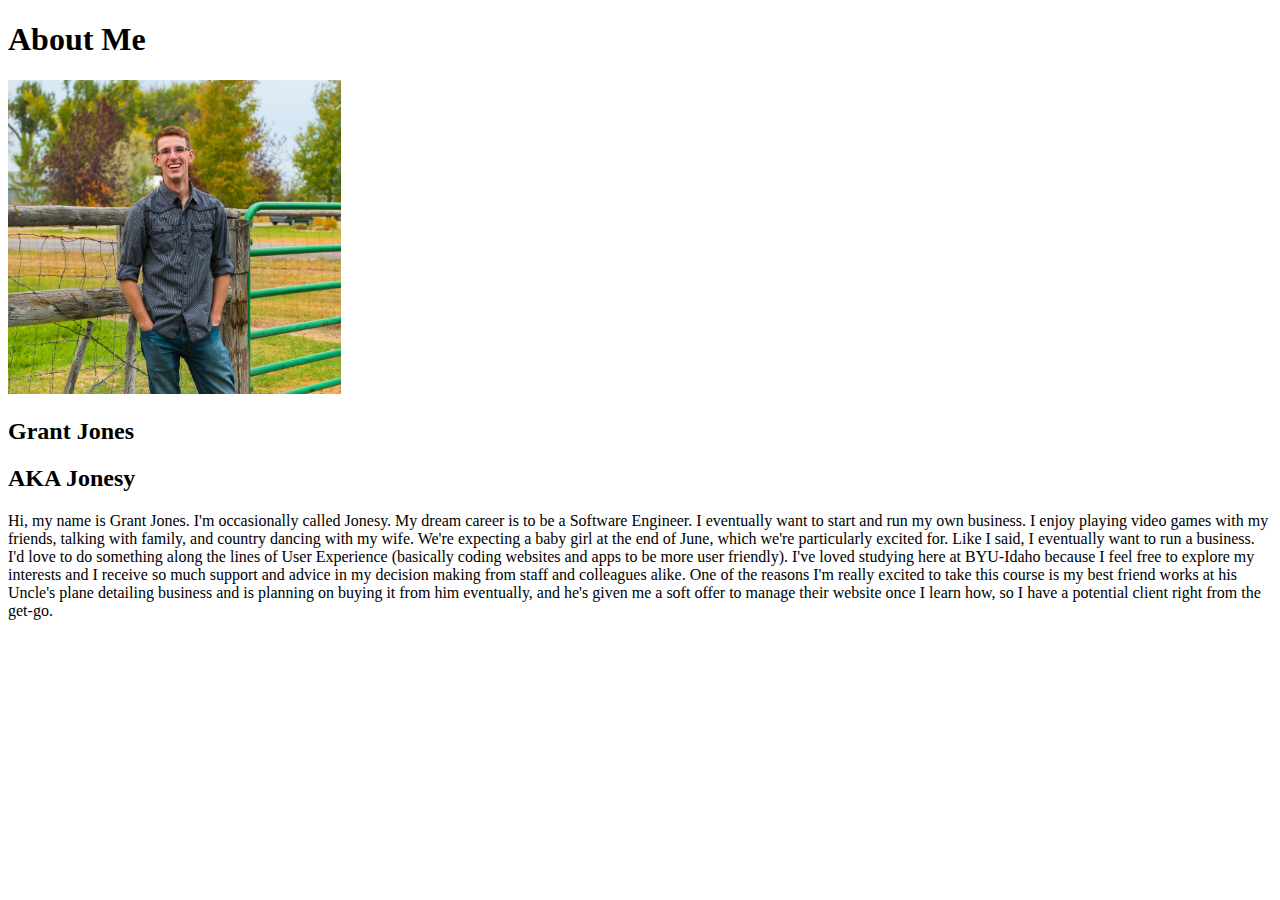
<file: aboutme/index.html>
<!DOCTYPE html>
<html lang="en">
<head>
    <meta charset="UTF-8">
    <meta http-equiv="X-UA-Compatible" content="IE=edge">
    <meta name="viewport" content="width=device-width, initial-scale=1.0">
    <title>All About Me</title>
</head>
<body>
    <h1>About Me</h1>
        <img alt="image of me" src="croppedright.jpg" width="333" height="314">
    <h2>Grant Jones</h1>
        
    <h2>AKA Jonesy</h2>
    <p>Hi, my name is Grant Jones. I'm occasionally called Jonesy.
        My dream career is to be a Software Engineer. I eventually want to start and run my own business.
        I enjoy playing video games with my friends, talking with family, and country dancing with my wife. 
        We're expecting a baby girl at the end of June, which we're particularly excited for.
        Like I said, I eventually want to run a business. I'd love to do something along the lines of User 
        Experience (basically coding websites and apps to be more user friendly).
        I've loved studying here at BYU-Idaho because I feel free to explore my interests and I receive so much
        support and advice in my decision making from staff and colleagues alike. One of the reasons I'm really 
        excited to take this course is my best friend works at his Uncle's plane detailing business and is planning on 
        buying it from him eventually, and he's given me a soft offer to manage their website once I learn how, so I 
        have a potential client right from the get-go.  

        
        
    </p>

</body>
</html>
</file>
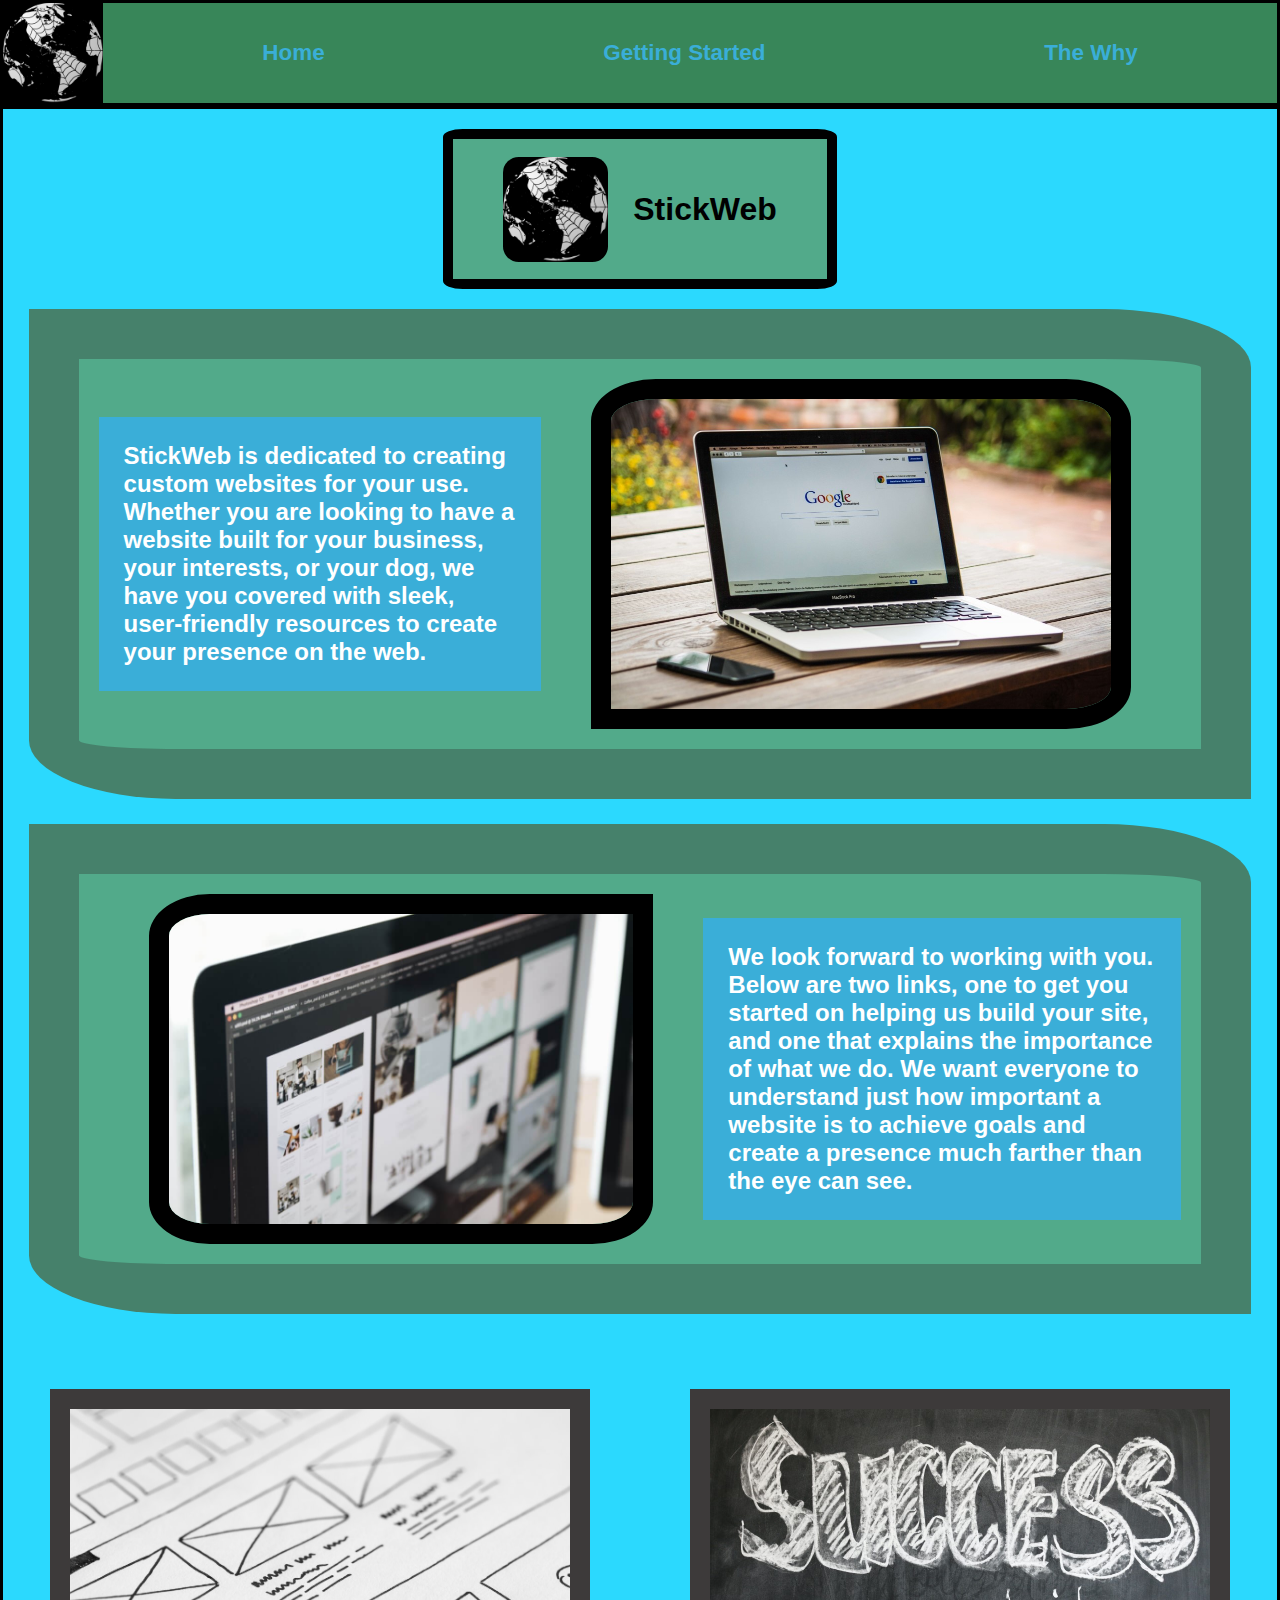
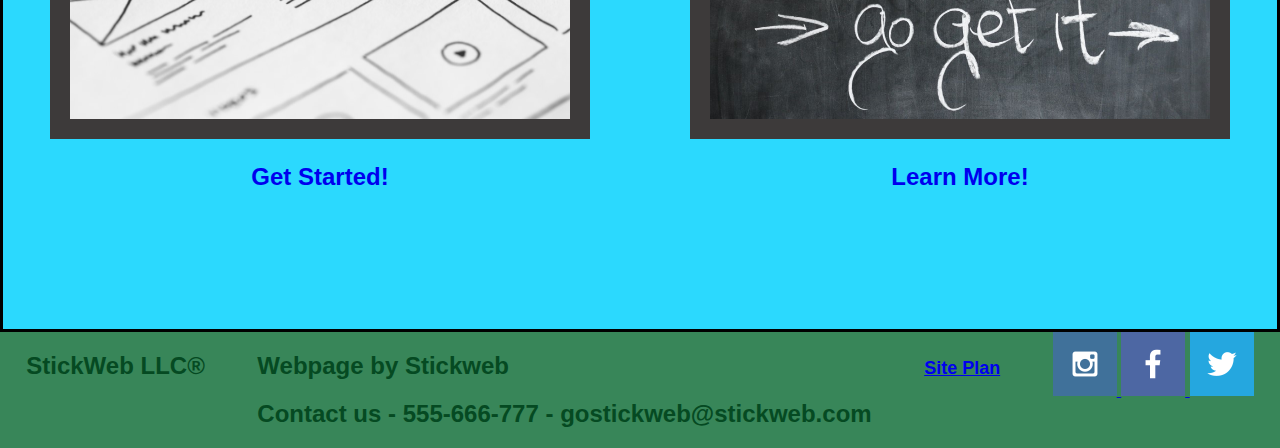
<file: stickweb/index.html>
<!DOCTYPE html>
<html lang="en">
<head>
    <meta charset="UTF-8">
    <meta http-equiv="X-UA-Compatible" content="IE=edge">
    <meta name="viewport" content="width=device-width, initial-scale=1.0">
    <title>StickWeb</title>
    <style>@import url('https://fonts.googleapis.com/css2?family=Joan&family=Teko:wght@300&display=swap');</style>
    <link rel="stylesheet" href="styles/style.css">
</head>
<body>
    <header>
        <img id="header-logo" src="styles/Untitled_design.png" alt="logo">


        <nav>
            <h3><a href="index.html">Home</a></h3>
            <h3><a href="getting-started.html">Getting Started</a></h3>
            <h3><a href="the-why.html">The Why</a></h3>
        </nav>
    </header>

    <main id="main-pg-1">
        <div id="title-logo">
            <img id="home-logo" src="styles/Untitled_design.png" alt="logo">

            <h1>StickWeb</h1>
        </div>

        <section id="info-boxes">
            <div id = "first-info" class="information">
                <h2 class="main-p">StickWeb is dedicated to creating custom websites for your use. Whether you are looking to have a website built for your business, your interests, or your dog, we have you covered with sleek, user-friendly resources to create your presence on the web.</h2>
                
                <img class="main-p" id="first-info-pic" src="styles/pers-site-pics/pexels-pixabay-40185.jpg" alt="google on laptop">
            </div>

            <div id = "second-info" class="information">
                <img class="main-p" id="second-info-pic" src="styles/pers-site-pics/pexels-tranmautritam-326514.jpg" alt="websites on monitor">

                <h2 class="main-p">We look forward to working with you. Below are two links, one to get you started on helping us build your site, and one that explains the importance of what we do. We want everyone to understand just how important a website is to achieve goals and create a presence much farther than the eye can see.</h2>
            </div>
        </section>
        
        <section id="home-link-pics">
            <div class="link-pic-div" id="wireframe-link-pic">
                <a href="getting-started.html">
                    <img class="home-link-pic-img" src="styles/pers-site-pics/pexels-picjumbocom-196645.jpg"  alt="wireframe">
                </a>

                <h2><a href="getting-started.html" >Get Started!</a></h2>
            </div>

            <div class="link-pic-div" id="success-link-pic">
                <a href="the-why.html" >
                    <img class="home-link-pic-img" src="styles/pers-site-pics/pexels-gerd-altmann-21696.jpg" alt="success image">
                </a>

                <h2><a href="the-why.html" >Learn More!</a></h2>
            </div>
        </section>
    </main>

    <footer>
        <div class="footer-contents" id="company-name-footer">
            <h2>StickWeb LLC&reg;</h2>
        </div>

        <div class="footer-contents" id="footer-info">
            <h2>Webpage by Stickweb</h2>
            <h2>Contact us - 555-666-777 - gostickweb@stickweb.com</h2>
        </div>

        <div id="site-plan-link">
            <h2><a href="site-plan.html">Site Plan</a></h2>
        </div>

        <div class="footer-contents" id="social-links">
            <div >
                <a class="social" href="https://instagram.com" target="_blank">
                    <img src="images/instagram.png" alt="instagram icon">
                </a>

                <a class="social" href="https://facebook.com" target="_blank">
                    <img src="images/facebook.png" alt="fb icon">
                </a>
                
                <a class="social" href="https://twitter.com" target="_blank">
                    <img src="images/twitter.png" alt="instagram icon">
                </a>
            </div>
        </div>
    </footer>
</body>
</html>
</file>
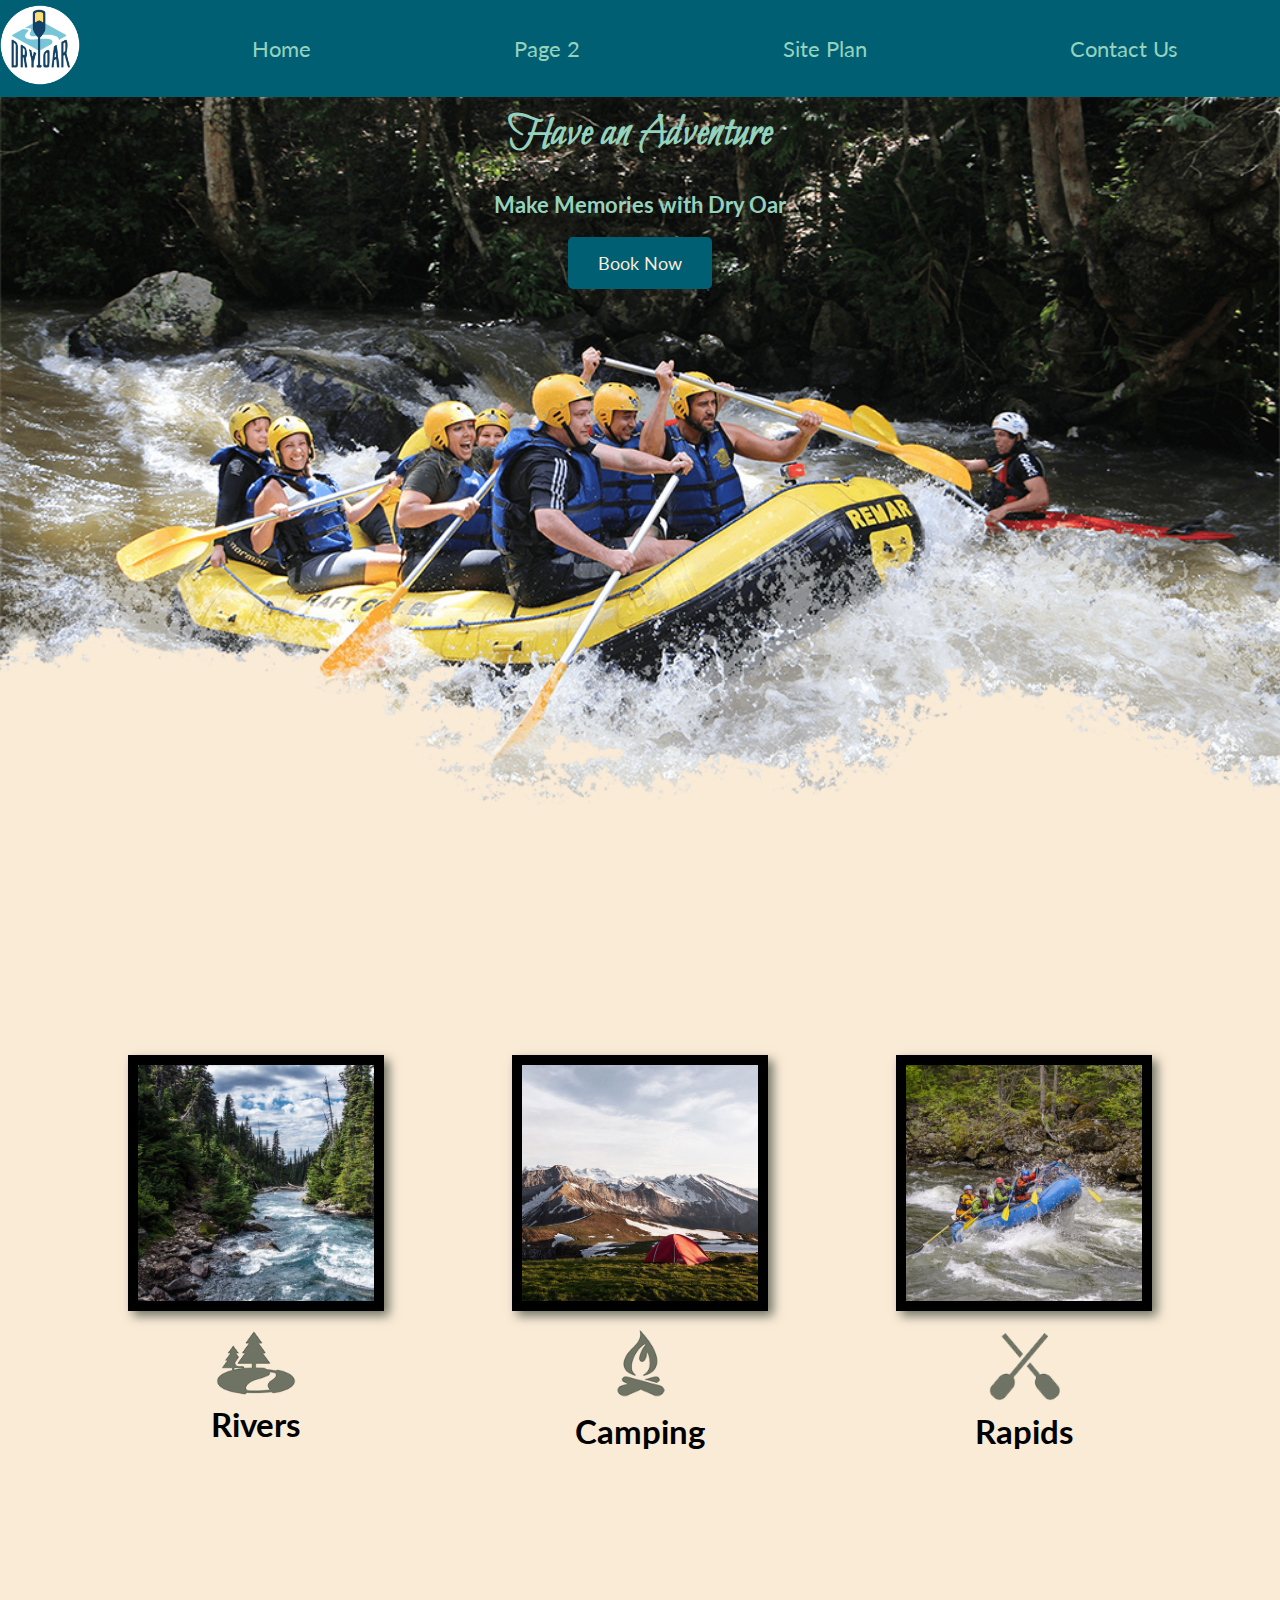
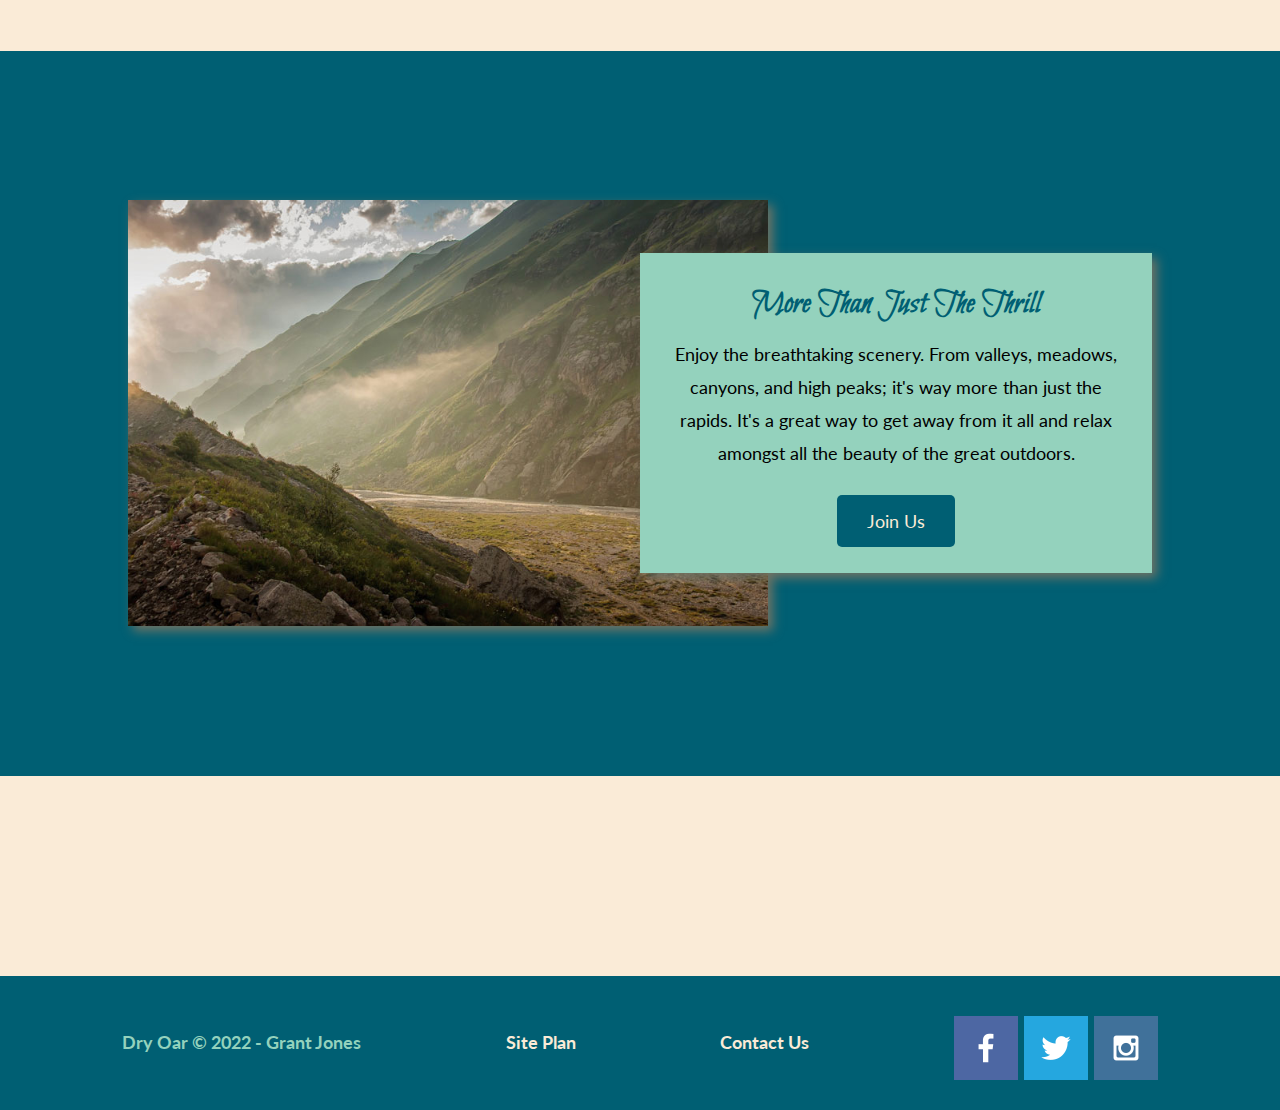
<file: wwr/index.html>
<!DOCTYPE html>
<html lang="en">
<head>
  <meta charset="UTF-8">
  <meta http-equiv="X-UA-Compatible" content="IE=edge">
  <meta name="viewport" content="width=device-width, initial-scale=1.0">
  <title class="title_text">Whitewater Rafting Vacations | Dry Oar Boating | Home</title>
  <link rel="stylesheet" href="styles/style.css">
</head>
<body>
  <div id="content">
    <header>
      <a id="logo_link" href="index.html">
        <img class="logo" src="images/logo.png" alt="Dry Oar Logo">
      </a>
      <nav>
        <a href="index.html">Home</a>
        <a href="#">Page 2</a>
        <a href="site-plan-rafting.html">Site Plan</a>
        <a href="contactus.html">Contact Us</a>
      </nav>
    </header>

    <div id="hero">
      <div id="hero-box">
        <img id="hero-img" src="images/hero.png" alt="People enjoying white water rafting">
      </div>
      <section id="hero-msg">
        <h1 class="home-title">Have an Adventure</h1>
        <h4>Make Memories with Dry Oar</h4>
        <div class="button-box">
          <a class="book" href="rates.html">Book Now</a>
        </div>
      </section>
    </div>

    <main class="home-grid">
      <section class="rivers-card">
          <img class="card-img" src="images/rivers.jpg" alt="river in forest">
          <img class="icon" src="images/river_icon.png" alt="river icon">
          <h2>Rivers</h2>
      </section>
      <section class="camping-card">
          <img class="card-img" src="images/camping.jpg" alt="tent in mountains">
          <img class="icon" src="images/fire_icon.png" alt="fire icon">
          <h2>Camping</h2>
      </section>
      <section class="rapids-card">
          <img class="card-img" src="images/rapids.jpg" alt="rafting boat">
          <img class="icon" src="images/oars.png" alt="oars icon">
          <h2>Rapids</h2>
      </section>
      <div id="background"></div>
      <img class="mountains" src="images/mountains.jpg" alt="Misty mountains">
      <section class="msg">
          <h2>More Than Just The Thrill</h2>
          <p>Enjoy the breathtaking scenery. From valleys, meadows, canyons, and high peaks; it's way more than just the rapids. It's a great way to get away from it all and relax amongst all the beauty of the great outdoors. </p>
          <a class='join' href="rivers.html">Join Us</a>
      </section>
    </main>

    <footer>
      <h3>Dry Oar &copy; 2022 - Grant Jones</h3>
      <h3><a href="siteplanrafting.html">Site Plan</a></h3>
      <h3><a href="contactus.html">Contact Us</a></h3>
      <div class="social">
        <a href="https://facebook.com" target="_blank">
          <img src="images/facebook.png" alt="fb icon">
        </a>
        <a href="https://twitter.com" target="_blank">
          <img src="images/twitter.png" alt="instagram icon">
        </a>
        <a href="https://instagram.com" target="_blank">
          <img src="images/instagram.png" alt="instagram icon">
        </a>
      </div>
    </footer>
  </div>
</body>

</html>
</file>
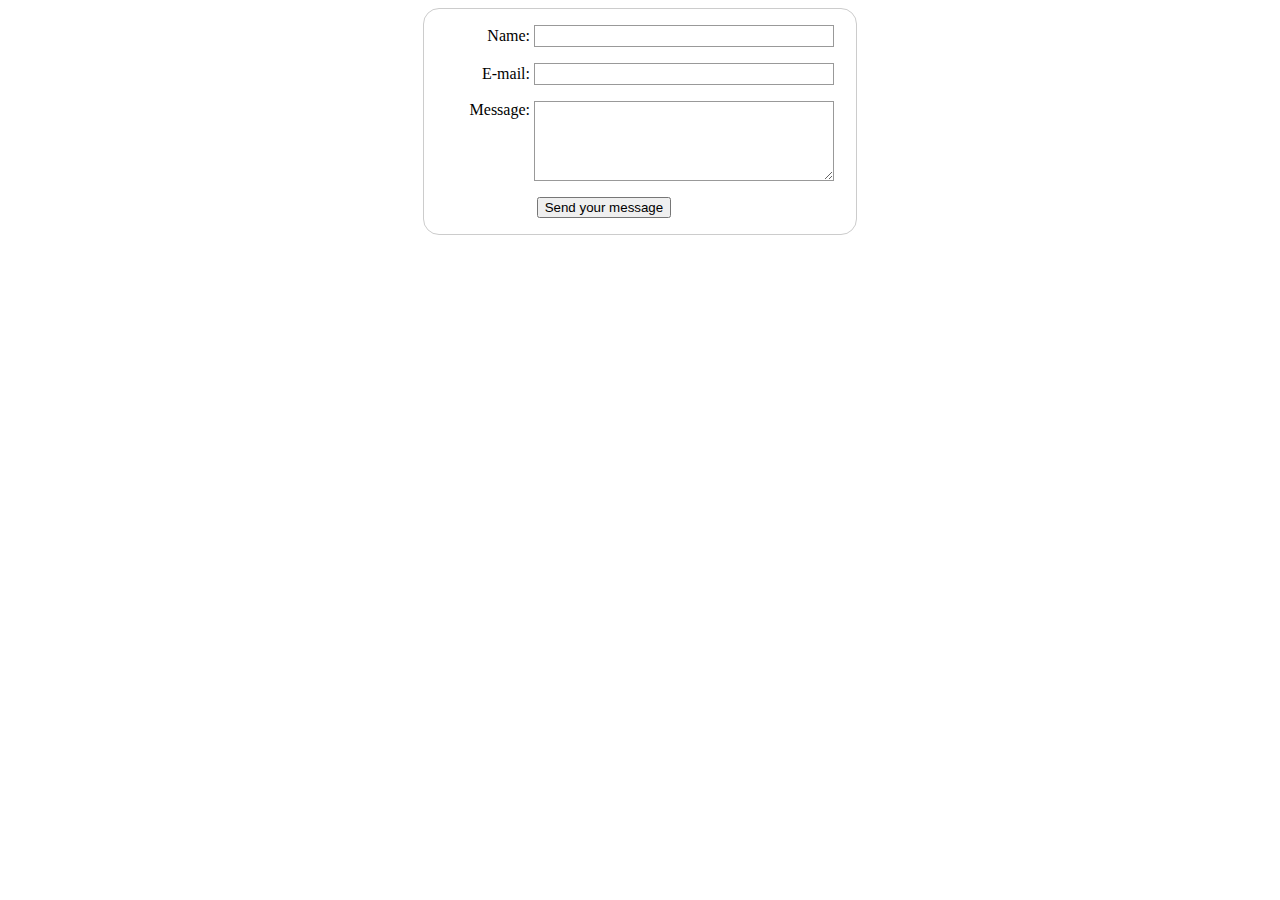
<file: html/forms.html>
<!DOCTYPE html>
<html lang="en-US">
    <head>
        <meta charset="utf-8">
        <title>My test page</title>
        <style>
            form {
            /* Center the form on the page */
            margin: 0 auto;
            width: 400px;
            /* Form outline */
            padding: 1em;
            border: 1px solid #CCC;
            border-radius: 1em;
            }

            ul {
            list-style: none;
            padding: 0;
            margin: 0;
            }

            form li + li {
            margin-top: 1em;
            }

            label {
            /* Uniform size & alignment */
            display: inline-block;
            width: 90px;
            text-align: right;
            }

            input,
            textarea {
            /* To make sure that all text fields have the same font settings
                By default, textareas have a monospace font */
            font: 1em sans-serif;

            /* Uniform text field size */
            width: 300px;
            box-sizing: border-box;

            /* Match form field borders */
            border: 1px solid #999;
            }

            input:focus,
            textarea:focus {
            /* Additional highlight for focused elements */
            border-color: #000;
            }

            textarea {
            /* Align multiline text fields with their labels */
            vertical-align: top;

            /* Provide space to type some text */
            height: 5em;
            }

            .button {
            /* Align buttons with the text fields */
            padding-left: 90px; /* same size as the label elements */
            }

            button {
            /* This extra margin represent roughly the same space as the space
                between the labels and their text fields */
            margin-left: .5em;
            }

            #feedback {
                background-color: antiquewhite;
                position: absolute;
                top: 0;
                left: 0;
                right: 0;
                padding: .5em;
                /* make this element invisible until we are ready for it */
                display: none;       
            }
            .moveDown {
                margin-top: 3em;
            }

        </style>
    </head>

    <body>
        <!-- <p>This is my page</p> -->

        <div id="feedback"></div>

        <form action="/my-handling-form-page" method="post">
        <ul>
            <li>
            <label for="name">Name:</label>
            <input type="text" id="name" name="user_name" />
            </li>
            <li>
            <label for="mail">E-mail:</label>
            <input type="email" id="mail" name="user_email" />
            </li>
            <li>
            <label for="msg">Message:</label>
            <textarea id="msg" name="user_message">
            </textarea>
            </li>
            <li class="button">
                <button type="submit">Send your message</button>
            </li>
        </ul>
        </form>

        <script>
            // get the feedback div element so we can do something with it.
            const feedbackElement = document.getElementById('feedback');
            // get the form so we can read what was entered in it.
            const formElement = document.forms[0];
            // add a 'listener' to wait for a submission of our form. When that happens run the code below.
            formElement.addEventListener('submit', function(e) {
                // stop the form from doing the default action.
                e.preventDefault();
                // set the contents of our feedback element to a message letting the user know the form was submitted successfully. Notice that we pull the name that was entered in the form to personalize the message!
                feedbackElement.innerHTML = 'Hello '+ formElement.user_name.value +'! Thank you for your message. We will get back with you as soon as possible!';
                // make the feedback element visible.
                feedbackElement.style.display = "block";
                // add a class to move everything down so our message doesn't cover it.
                document.body.classList.toggle('moveDown');
            });
        </script>

    </body>

</html>
</file>
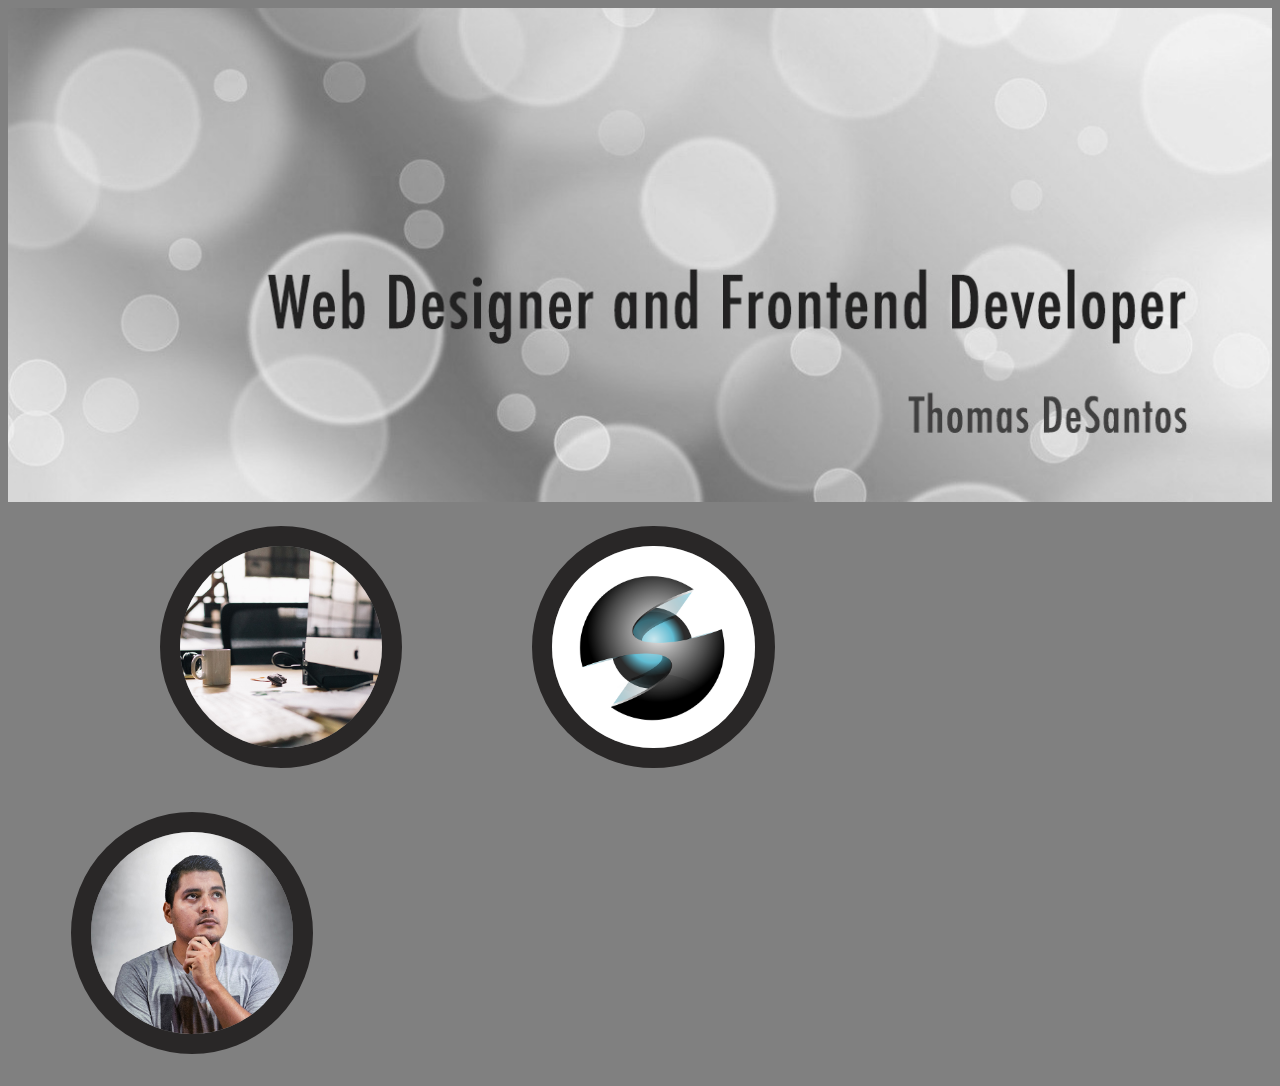
<file: html/practice.html>
<!DOCTYPE html>
<html lang="en">
<head>
    <meta charset="UTF-8">
    <meta http-equiv="X-UA-Compatible" content="IE=edge">
    <meta name="viewport" content="width=device-width, initial-scale=1.0">
    <title>Document</title>
    <link rel="stylesheet" href="styles/practicestyle.css"/>
</head>

<body>
    <img id="bubbles" src="images\w05_circles.jpg">
    <div id="center">
        <img class="image-box" id="desk" src="images/w05_ice_image_desk.jpg">
        <img class="image-box" id="graphic" src="images/w05_ice_image_graphic.png">
        <img class="image-box" id="person" src="images/w05_ice_image_person.jpg">
    </div>
</body>

</html>
</file>
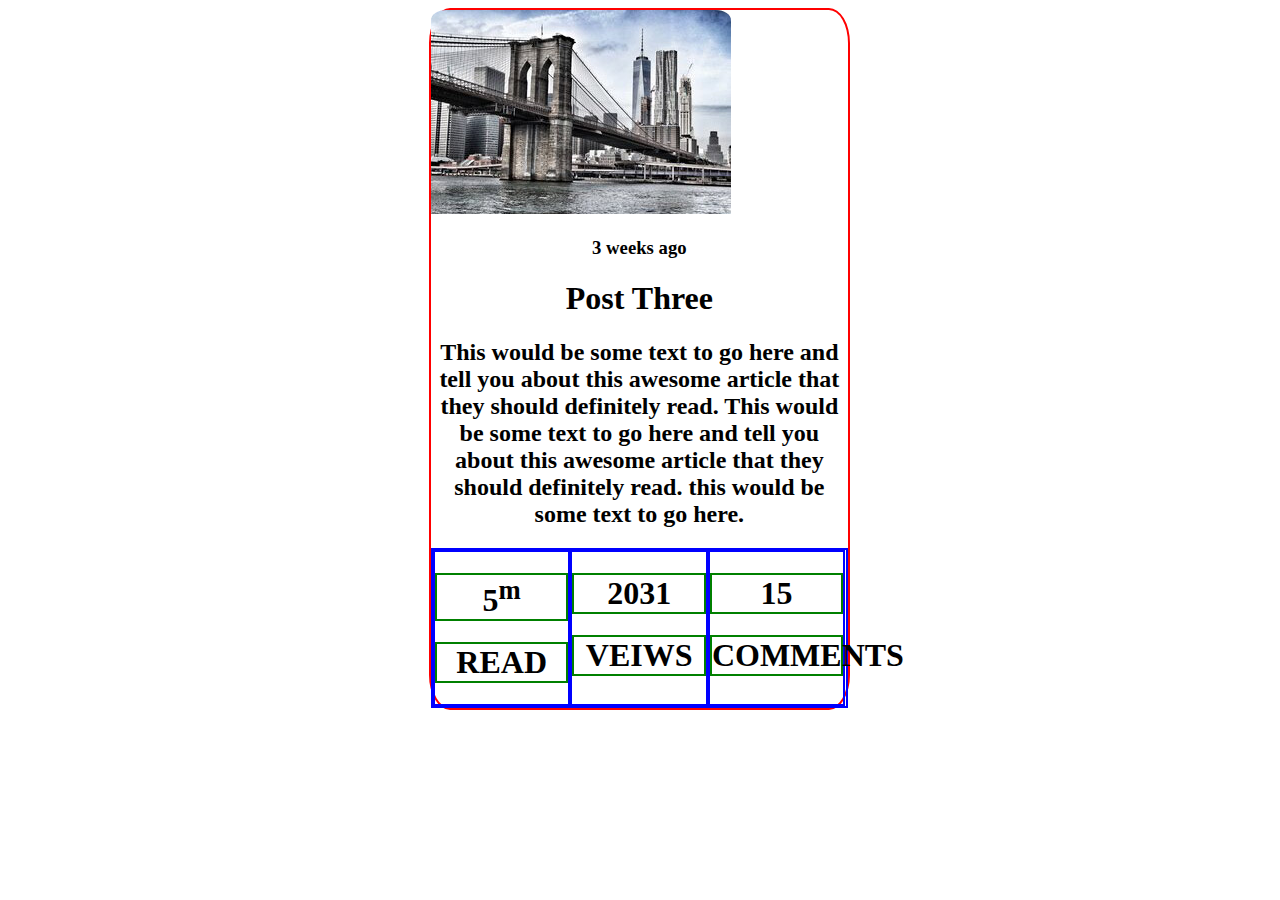
<file: html/w09.html>
<!DOCTYPE html>
<html lang="en">
<head>
    <meta charset="UTF-8">
    <meta http-equiv="X-UA-Compatible" content="IE=edge">
    <meta name="viewport" content="width=device-width, initial-scale=1.0">
    <title>Document</title>
    <link rel="stylesheet" href="styles/wo9_styles.css">
</head>
<body>
    <section id="content">
        <header>
            <div id="pic">
                <img src="styles/w09_ice_img.jpg" alt="ny_bridge">
            </div>
        </header>

        <h3 id="timeline">3 weeks ago</h3>
        
        <h1 id="post_num">Post Three</h1>

        <h2 id="lorem_ipsum">This would be some text to go here and tell you about
            this awesome article that they should definitely read. This would be some text to go here and tell you about
            this awesome article that they should definitely read. this would be some text to go here.
        </h2>

        <footer>

            <div id="num_read">
                <h1 class="footer_txt" class="num_display">5<sup>m</sup></h1>
                <h1 class="footer_txt" class="num_title">READ</h1>
            </div>

            <div id="num_veiw">
                <h1 class="footer_txt" class="num_display">2031</h1>
                <h1 class="footer_txt" class="num_title">VEIWS</h1>
            </div>

            <div id="num_comment">
                <h1 class="footer_txt" class="num_display">15</h1>
                <h1 class="footer_txt" class="num_title">COMMENTS</h1>
            </div>

        </footer>
    </section>
</body>

</html>
</file>
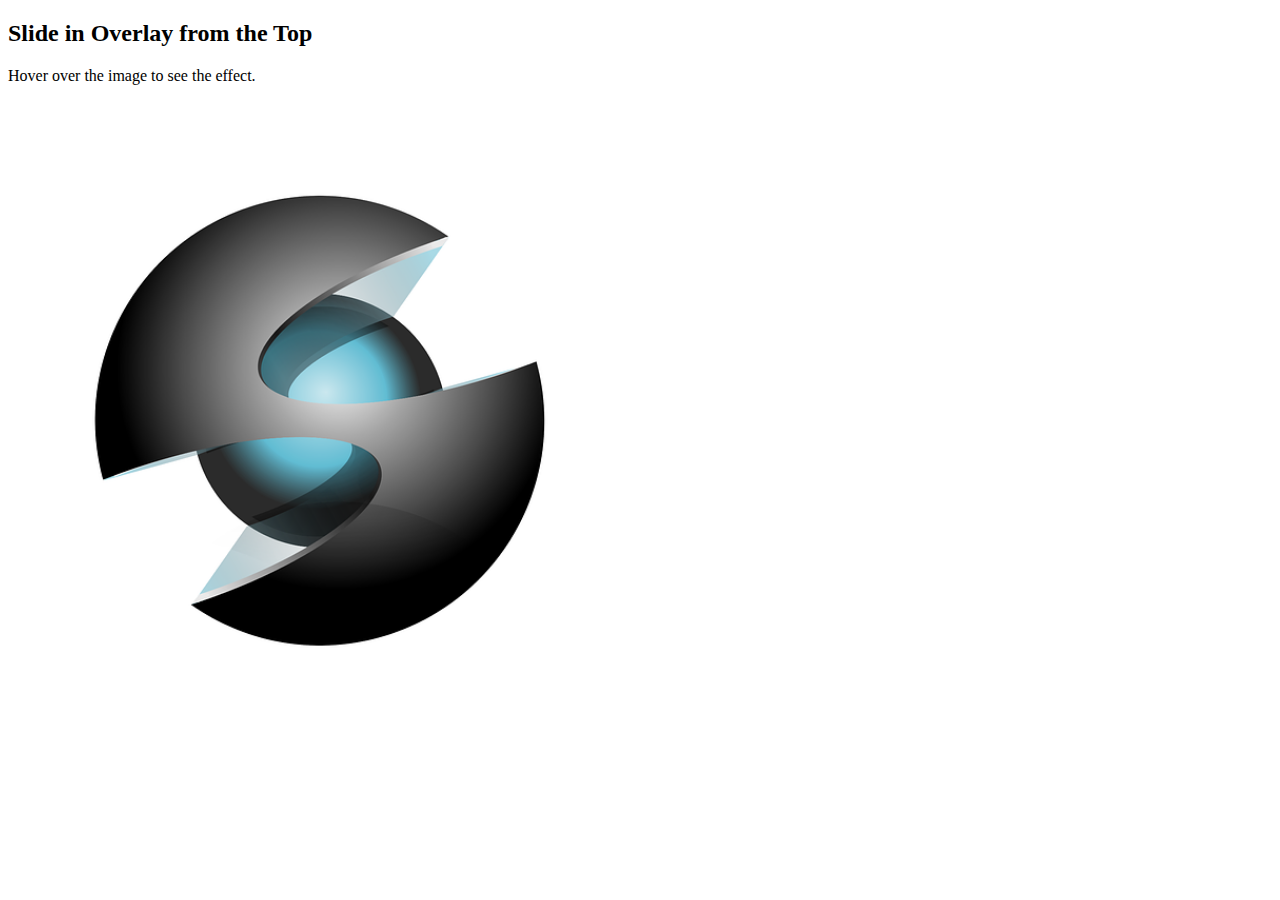
<file: html/web-component.html>
<!DOCTYPE html>
<html>
<head>
<meta name="viewport" content="width=device-width, initial-scale=1">
<style>
.container {
  position: relative;
  width: 50%;
}

.image {
  display: block; 
  width: 100%;
  height: auto;
}

.overlay {
  position: absolute;
  bottom: 100%;
  left: 0;
  right: 0;
  background-color: #008CBA;
  overflow: hidden;
  width: 100%;
  height:0;
  transition: .5s ease;
}

.container:hover .overlay {
  bottom: 0;
  height: 100%;
}

.text {
  color: white;
  font-size: 20px;
  position: absolute;
  top: 50%;
  left: 50%;
  -webkit-transform: translate(-50%, -50%);
  -ms-transform: translate(-50%, -50%);
  transform: translate(-50%, -50%);
  text-align: center;
}
</style>
</head>
<body>

<h2>Slide in Overlay from the Top</h2>
<p>Hover over the image to see the effect.</p>

<div class="container">
  <img src="images/w05_ice_image_graphic.png" alt="Avatar" class="image">
  <div class="overlay">
    <div class="text">Hello World</div>
  </div>
</div>
 
</body>
</html>
</file>
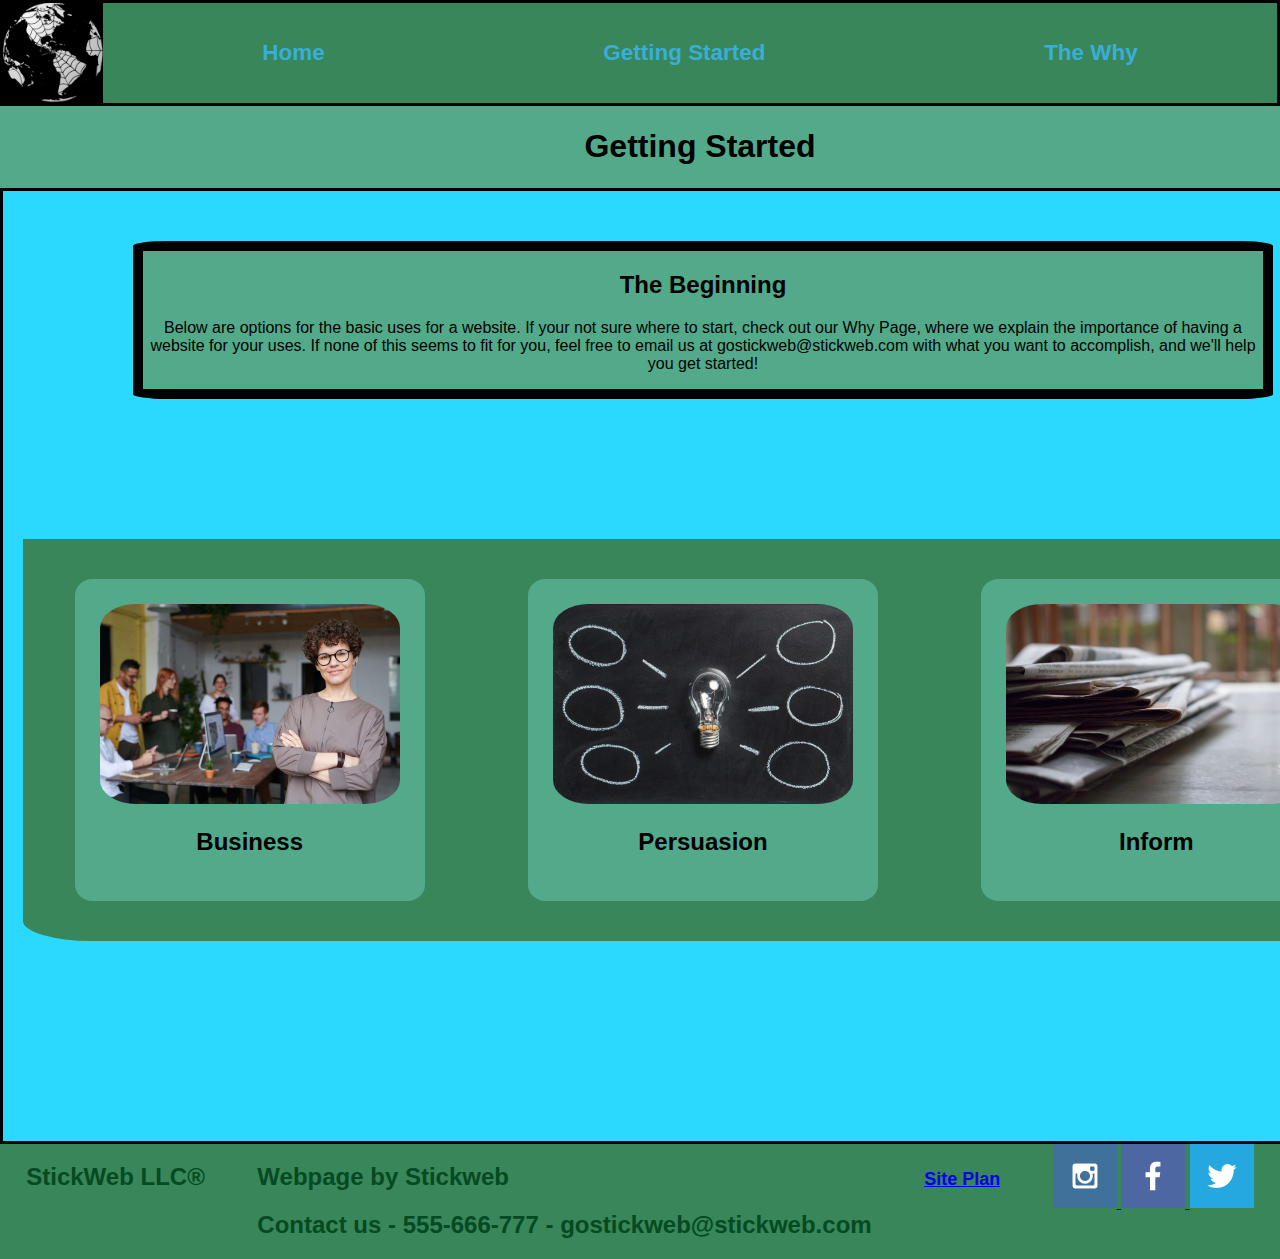
<file: stickweb/getting-started.html>
<!DOCTYPE html>
<html lang="en">
<head>
    <meta charset="UTF-8">
    <meta http-equiv="X-UA-Compatible" content="IE=edge">
    <meta name="viewport" content="width=device-width, initial-scale=1.0">
    <link rel="stylesheet" href="styles/style.css">    
    <title>Document</title>
</head>
<body>
    
    <header>
            <img id="header-logo" src="styles/Untitled_design.png" alt="logo">


        <nav>
            <h3><a href="index.html">Home</a></h3>
            <h3><a href="getting-started.html">Getting Started</a></h3>
            <h3><a href="the-why.html">The Why</a></h3>
        </nav>
    </header>

    <div id="title-banner-pg2">
        <h1>Getting Started</h1>
    </div>





    <main id="main-pg-2">

        <div id="short-explanation">
            <h2>The Beginning</h2>

            <p>Below are options for the basic uses for a website. If your not sure where to start, check out our Why Page, where we explain the importance of having a website for your uses. If none of this seems to fit for you, feel free to email us at gostickweb@stickweb.com with what you want to accomplish, and we'll help you get started!</p>
        </div>

        <section id="bus-pers-inf">
            <div class="option-box" id="business">
                <img src="styles/pers-site-pics/pexels-fauxels-3184405.jpg" alt="business-people">

                <h2>Business</h2>
            </div>

            <div class="option-box" id="persuasion">
                <img src="styles/pers-site-pics/pexels-pixabay-355948.jpg" alt="lightbulb of influence">

                <h2>Persuasion</h2>
            </div>

            <div class="option-box" id="inform">
                <img src="styles/pers-site-pics/pexels-brotin-biswas-518543.jpg" alt="newspapers">

                <h2>Inform</h2>
            </div>
        </section>
    </main>

    <footer>
        <div class="footer-contents" id="company-name-footer">
            <h2>StickWeb LLC&reg;</h2>
        </div>

        <div class="footer-contents" id="footer-info">
            <h2>Webpage by Stickweb</h2>
            <h2>Contact us - 555-666-777 - gostickweb@stickweb.com</h2>
        </div>

        <div id="site-plan-link">
            <h2><a href="site-plan.html">Site Plan</a></h2>
        </div>

        <div class="footer-contents" id="social-links">
            <div class="social">
                <a href="https://instagram.com" target="_blank">
                    <img src="images/instagram.png" alt="instagram icon">
                </a>

                <a href="https://facebook.com" target="_blank">
                    <img src="images/facebook.png" alt="fb icon">
                </a>
                
                <a href="https://twitter.com" target="_blank">
                    <img src="images/twitter.png" alt="instagram icon">
                </a>
            </div>
        </div>
    </footer>


</body>
</html>
</file>
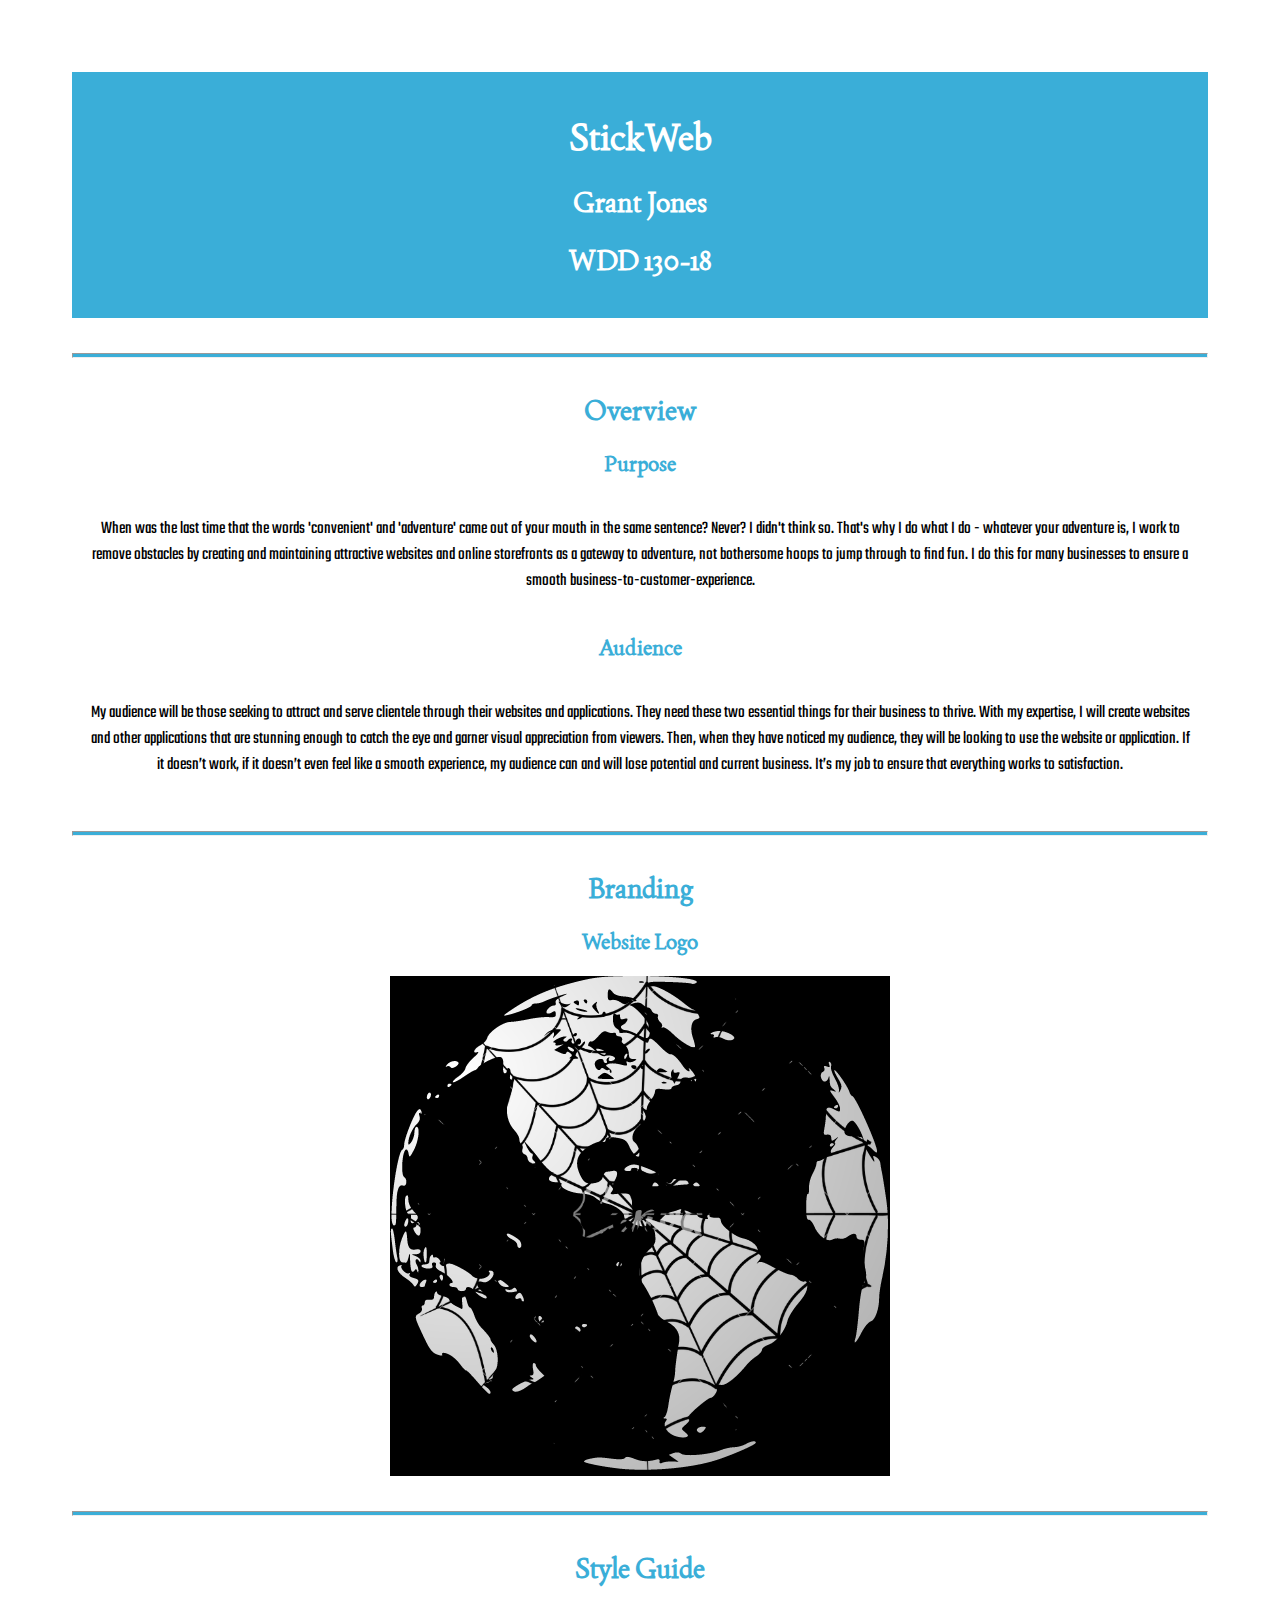
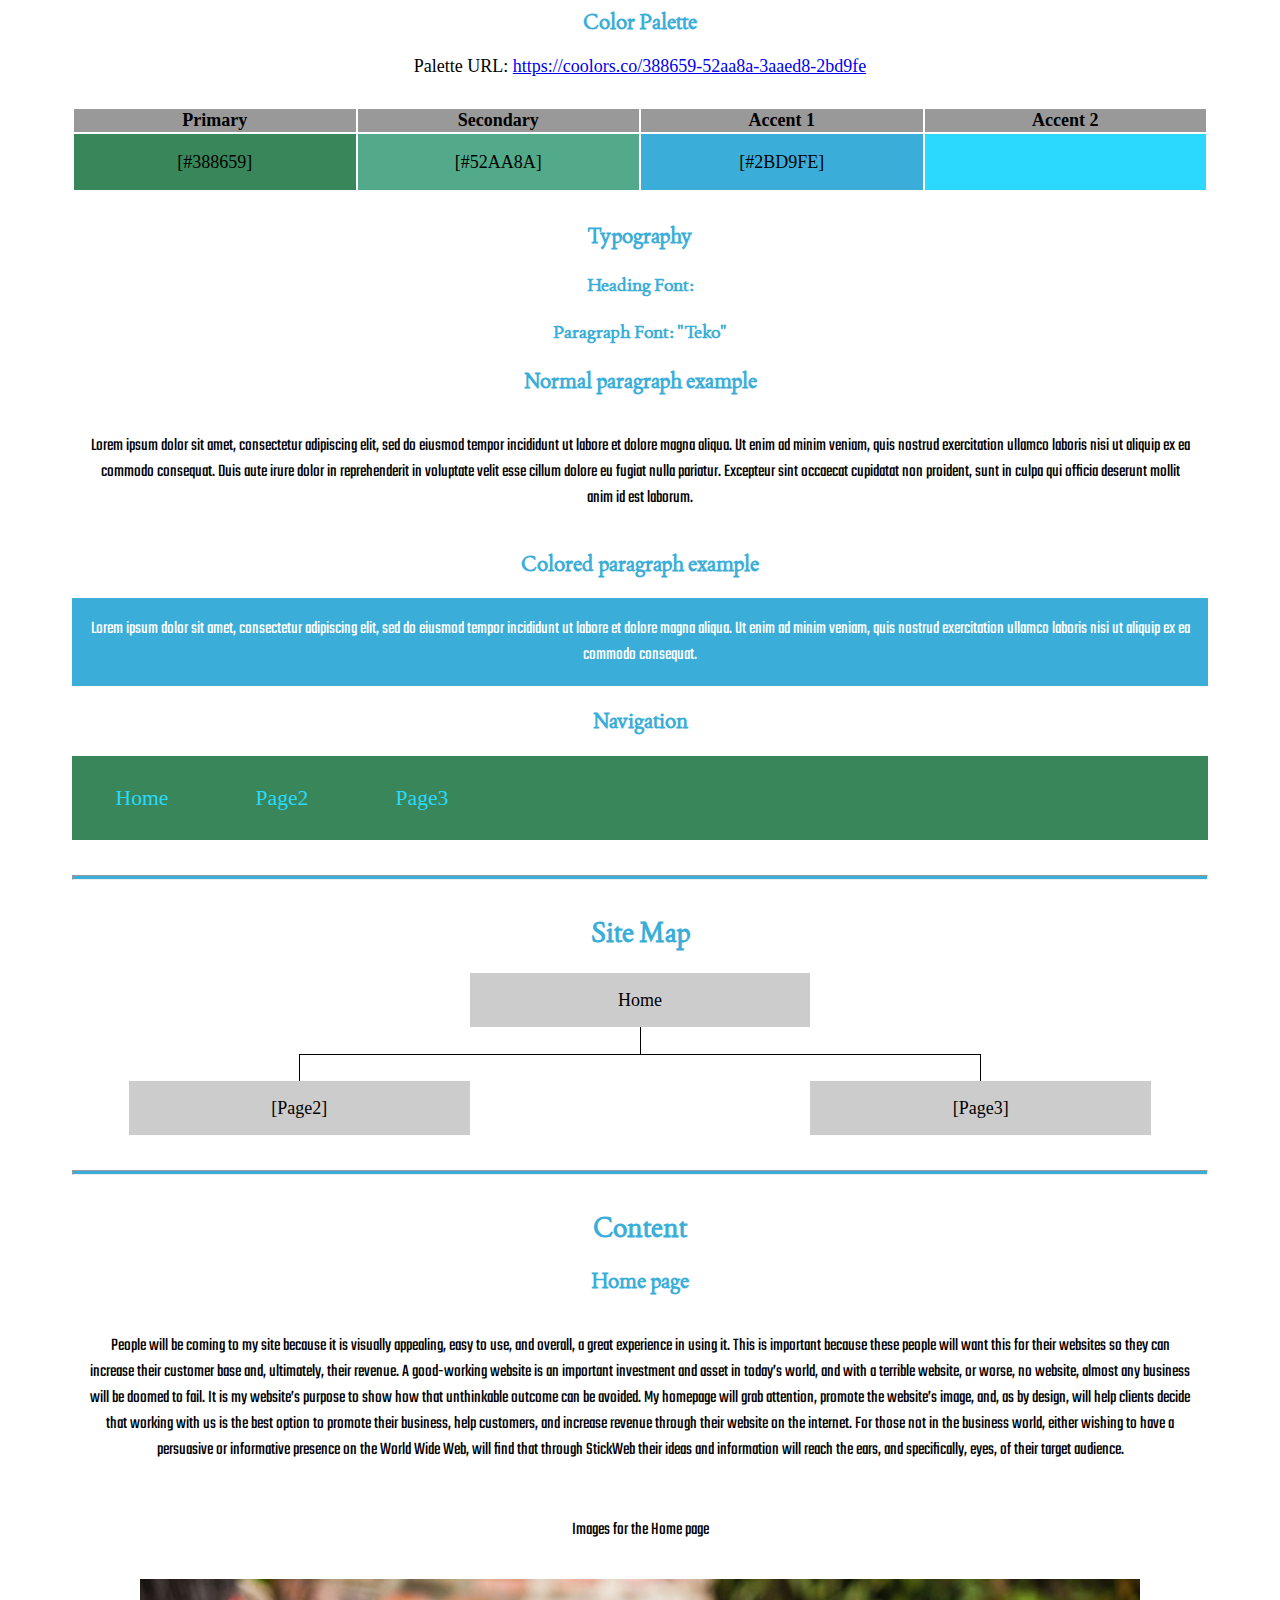
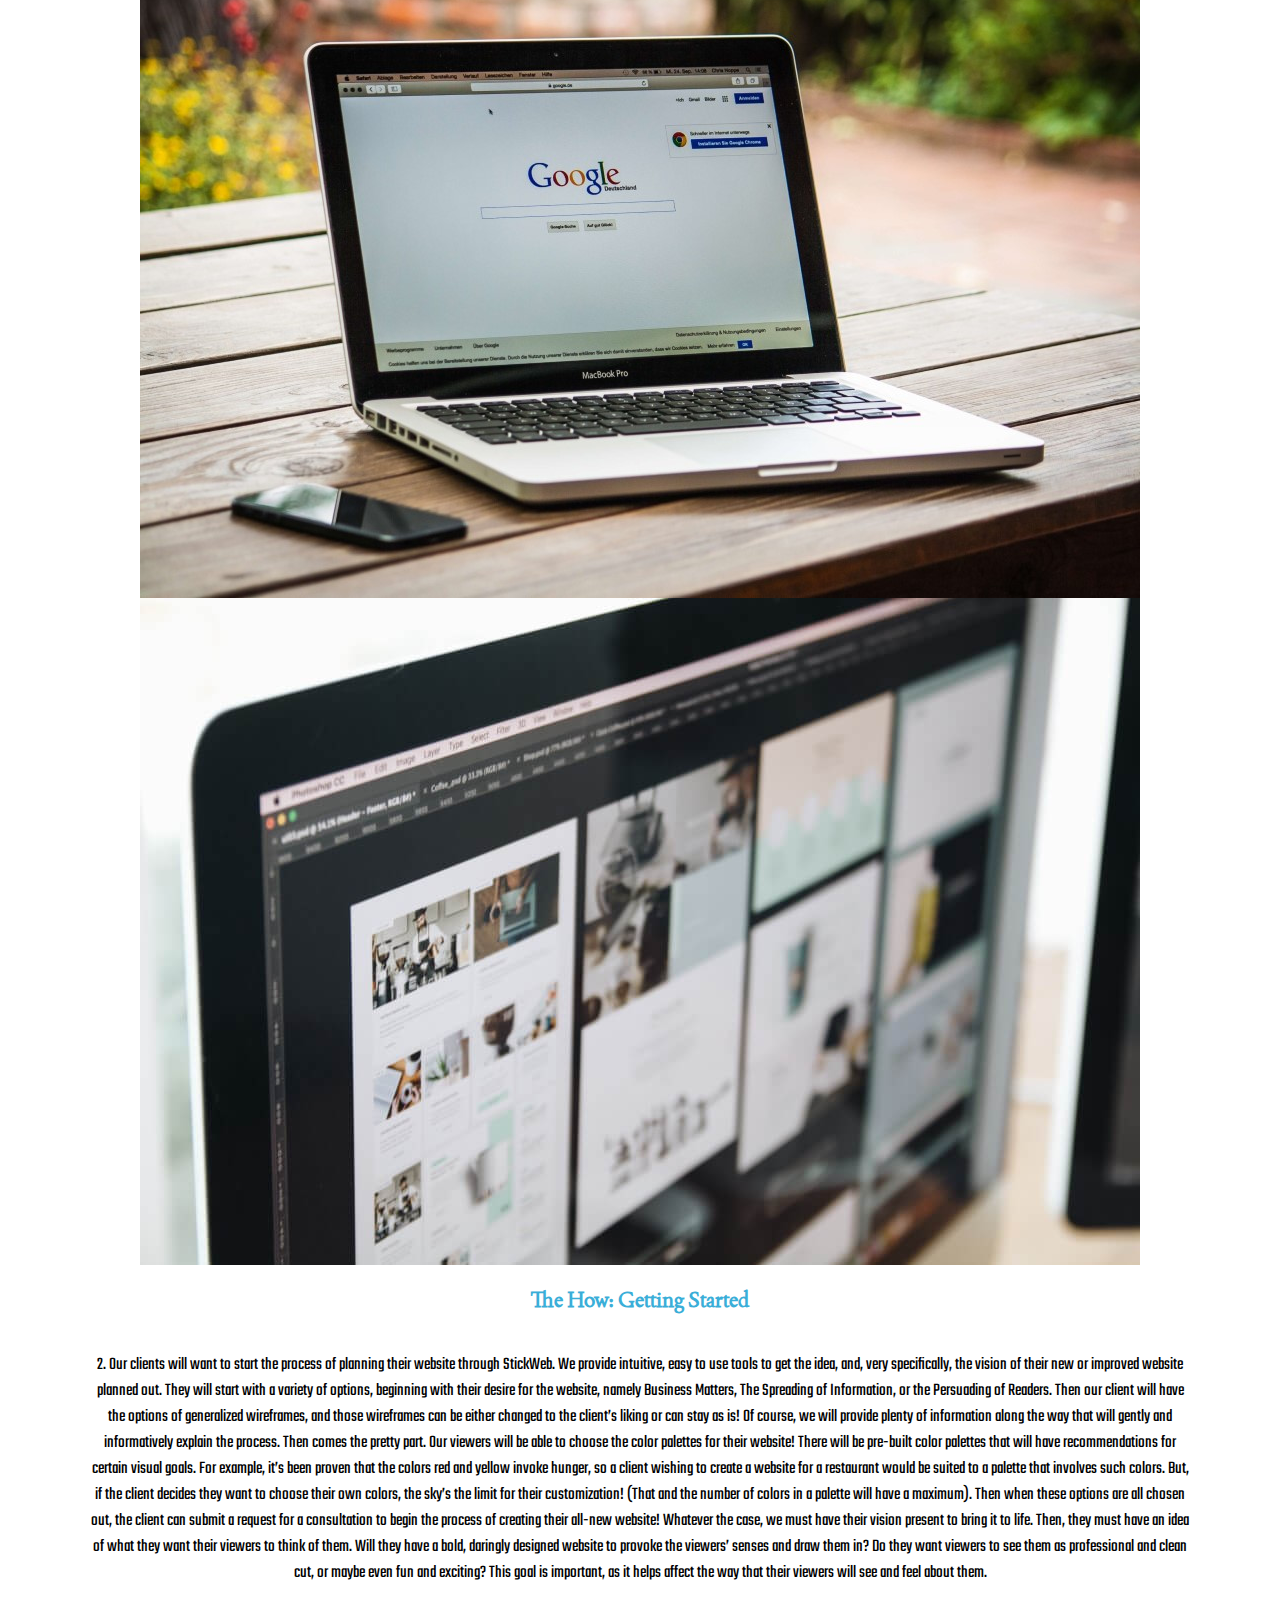
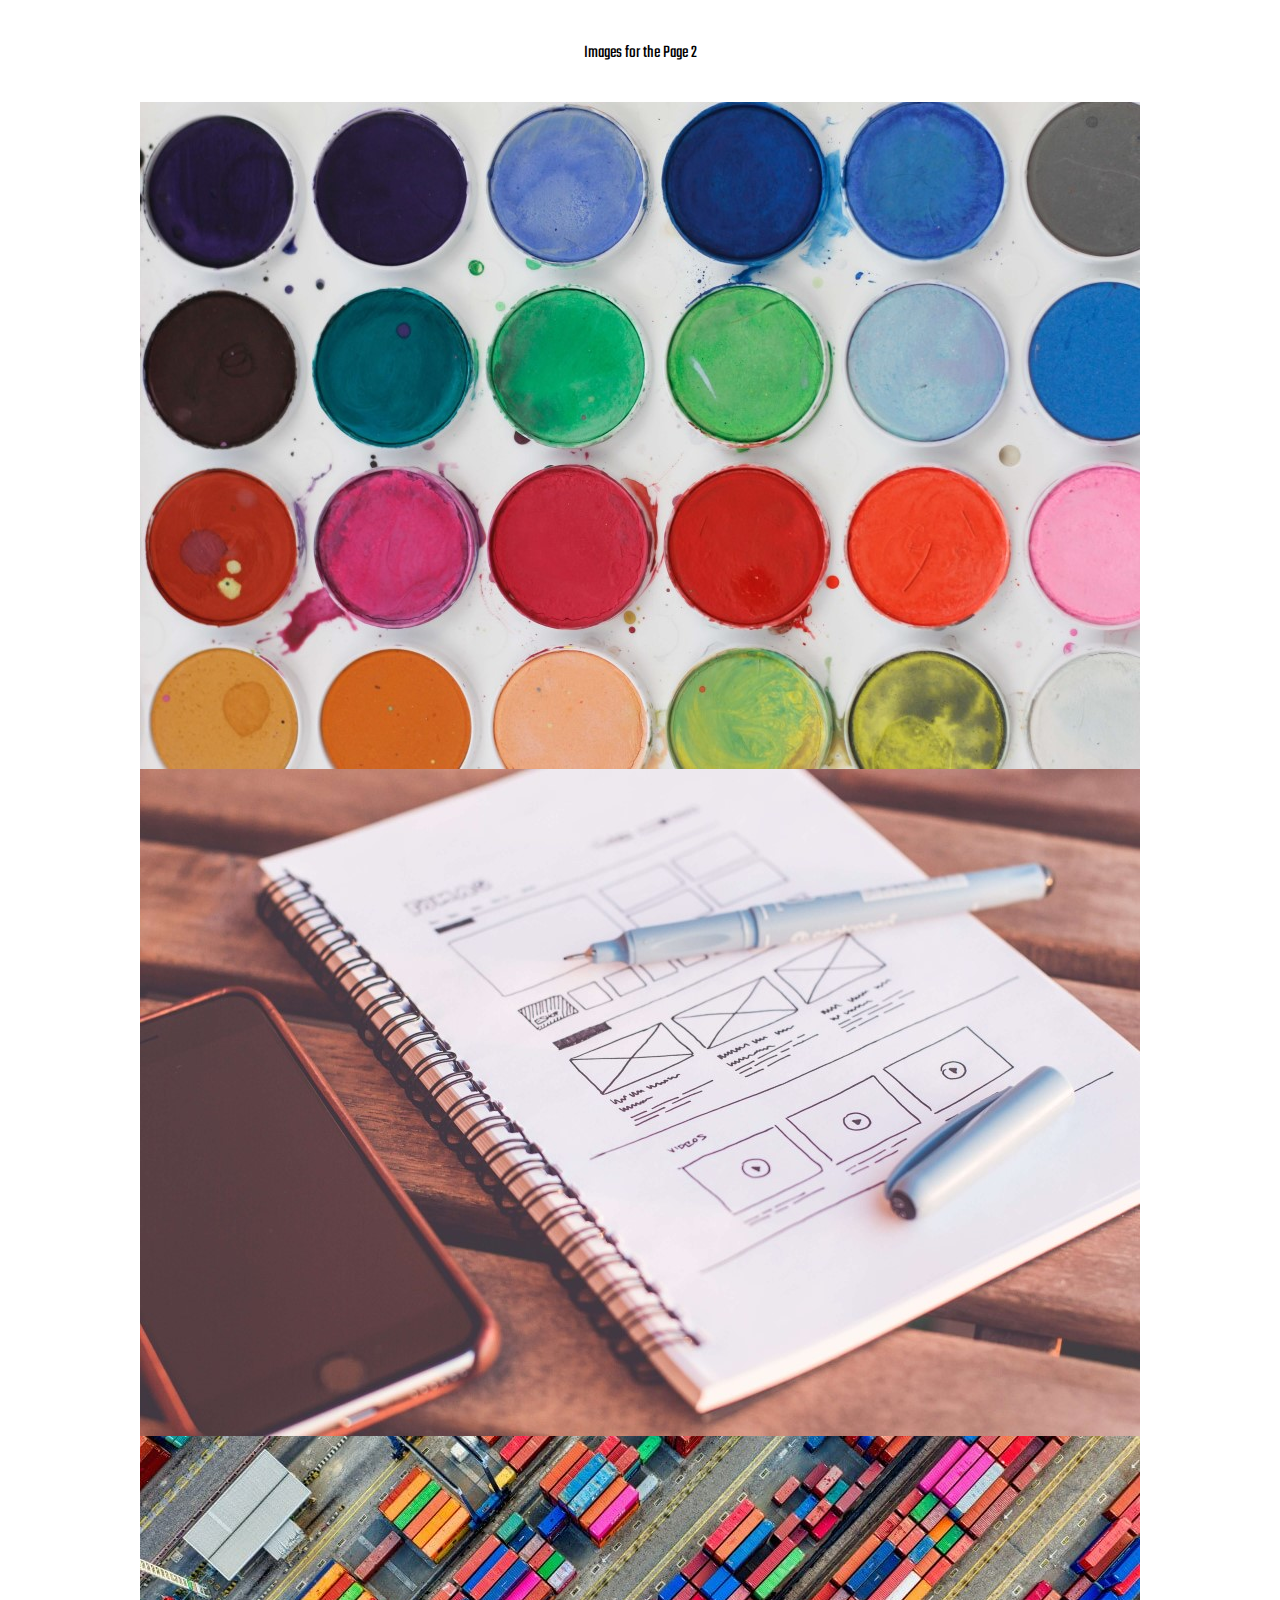
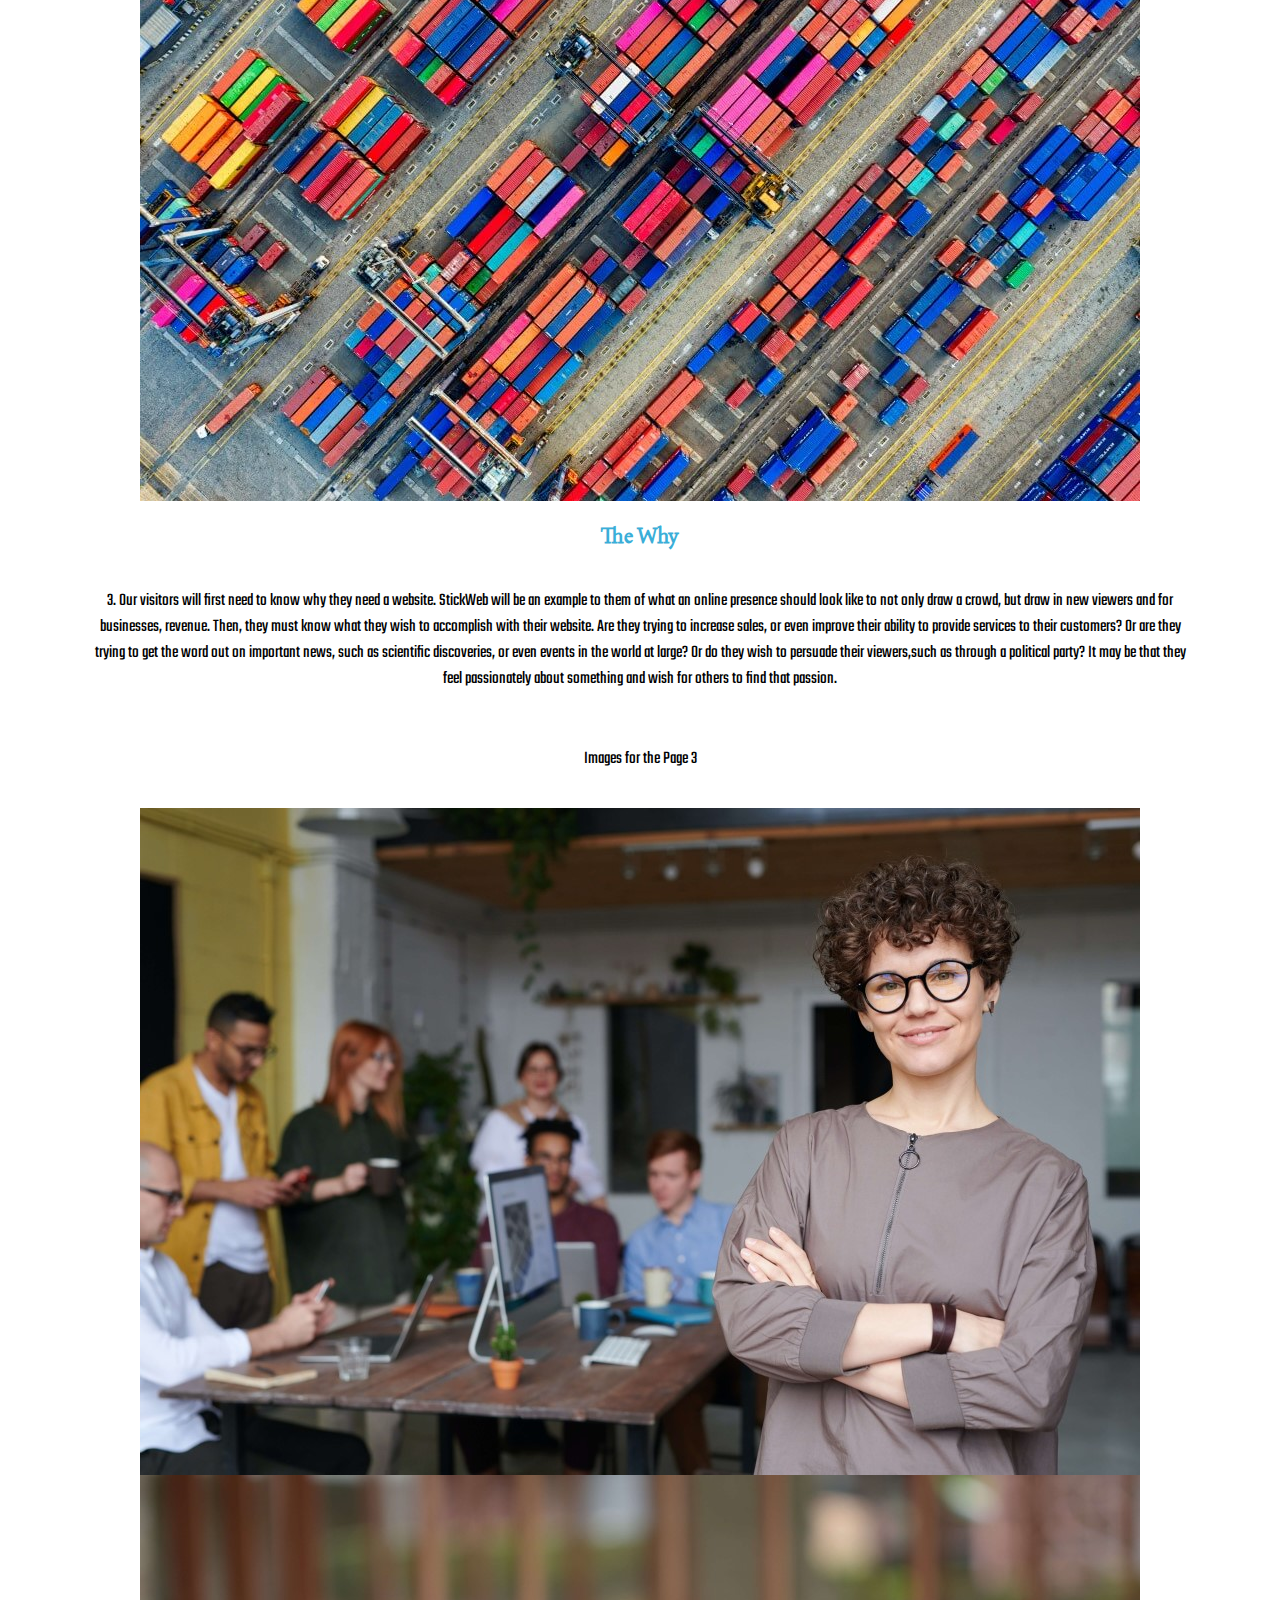
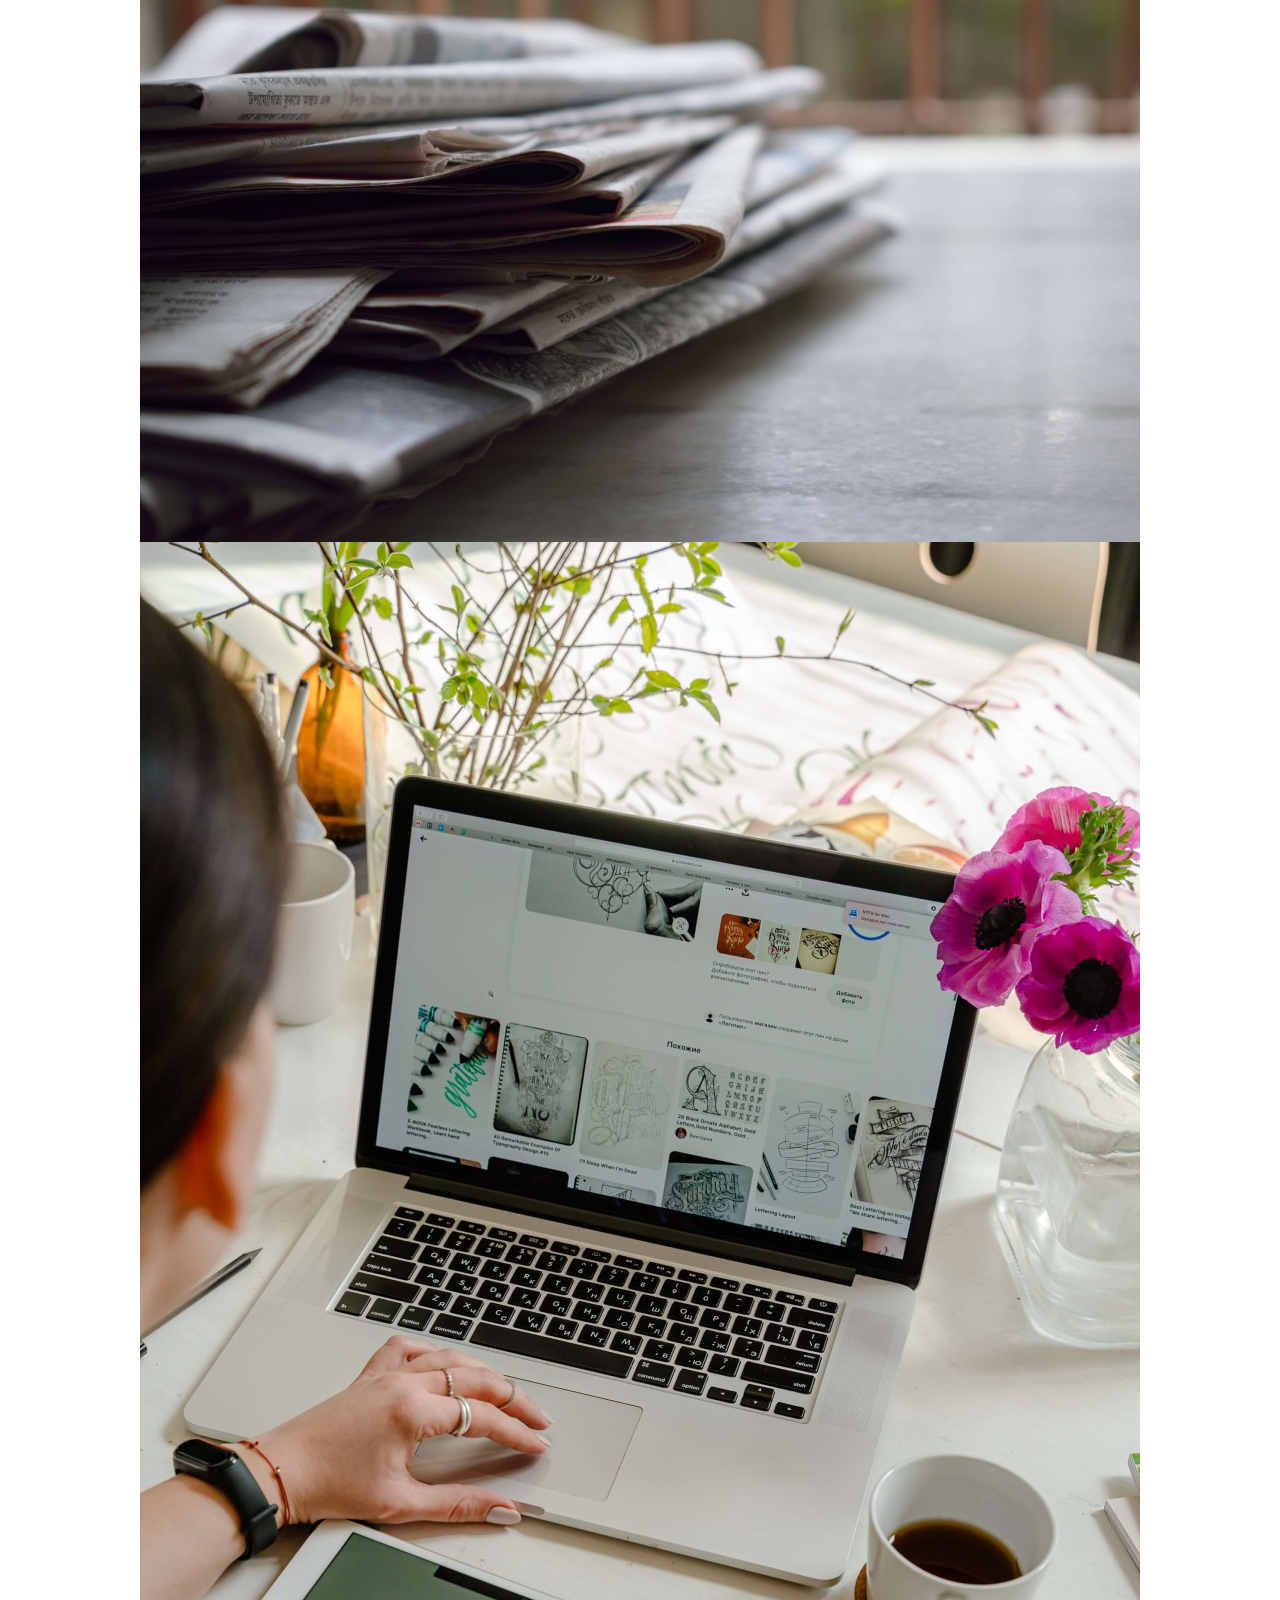
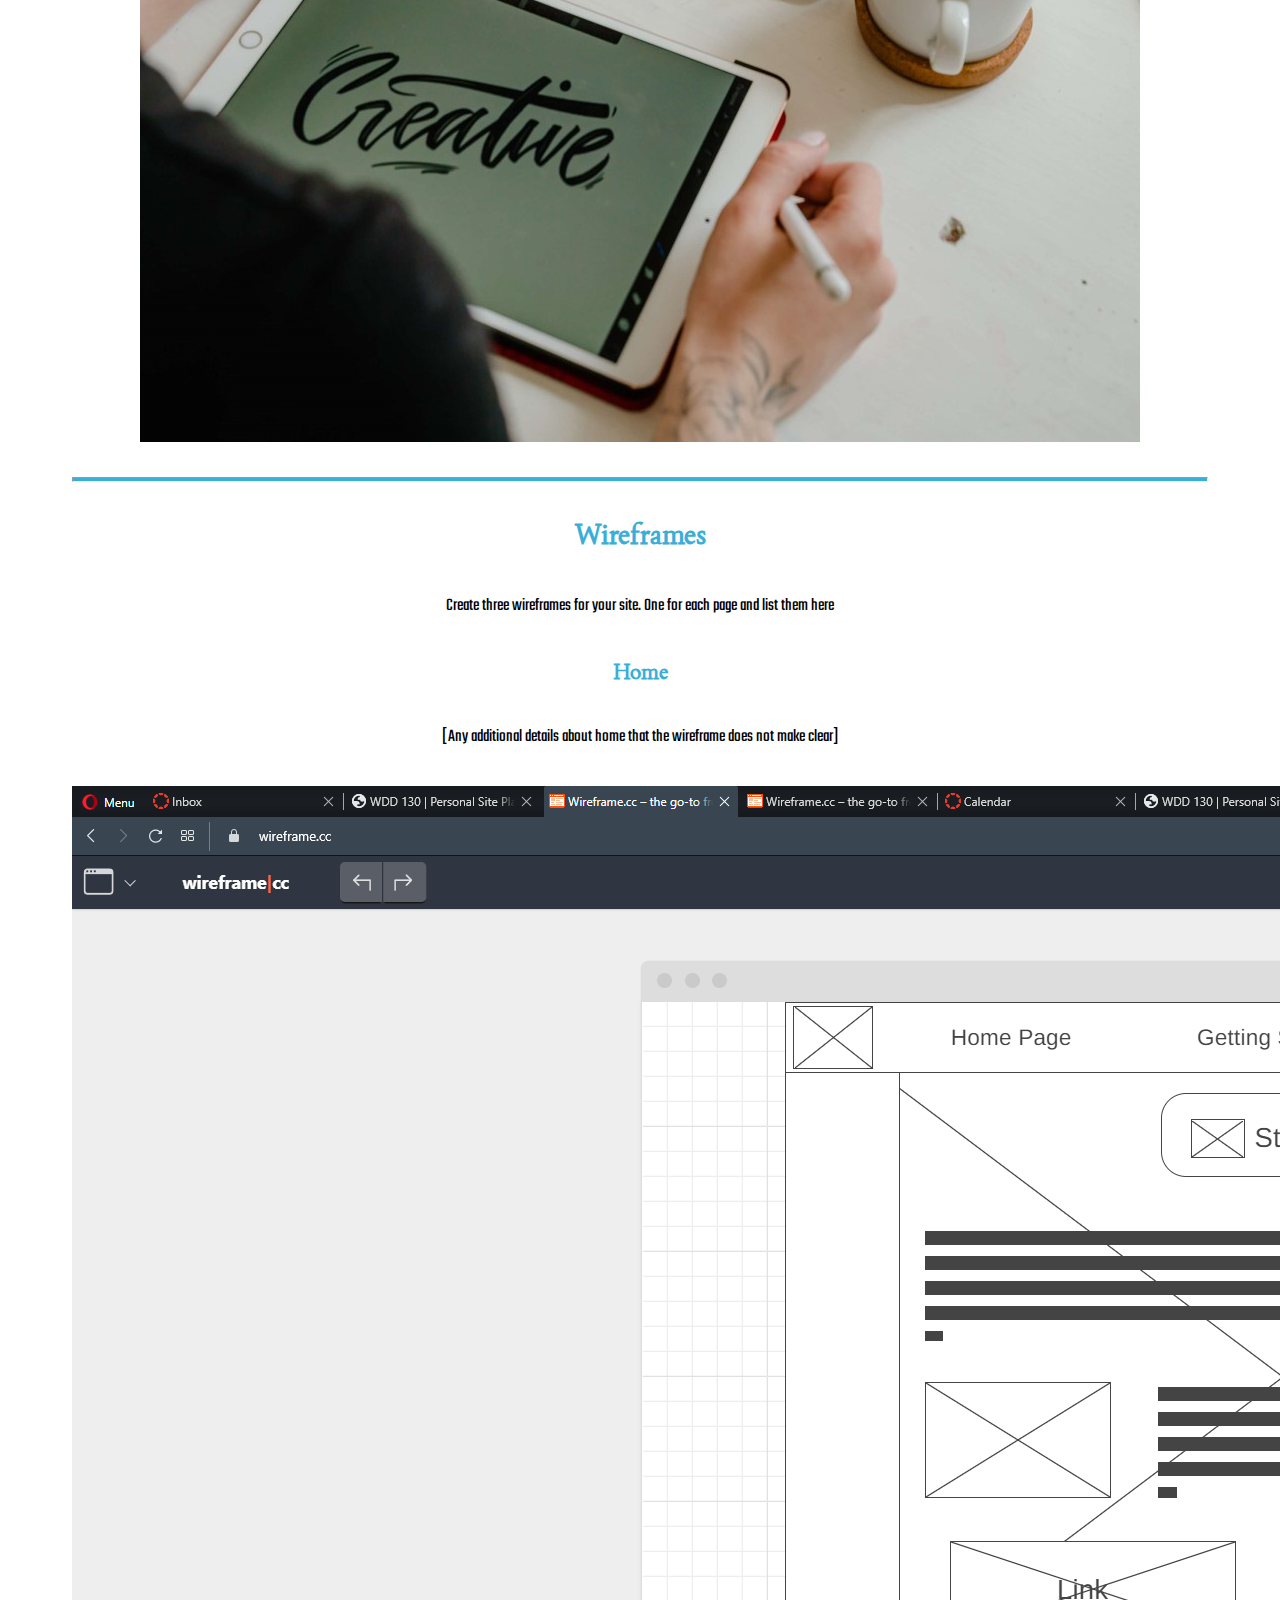
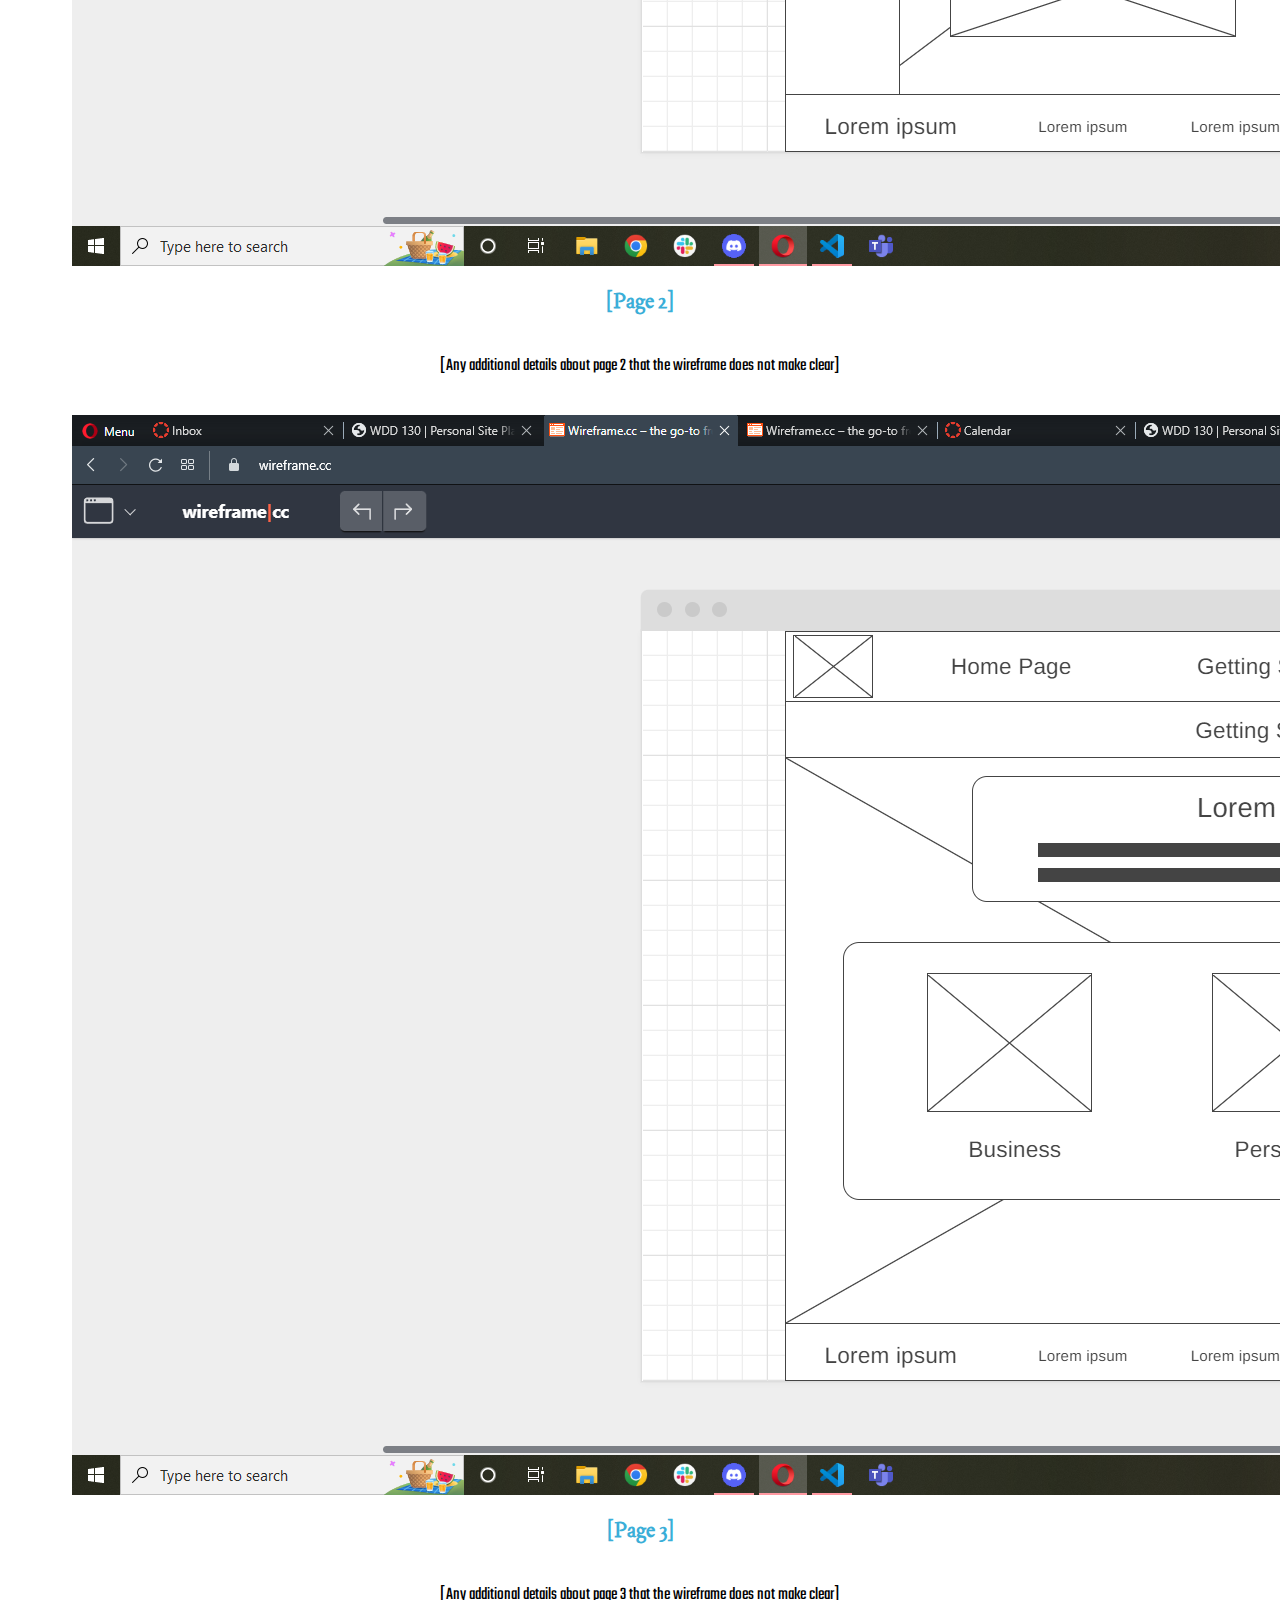
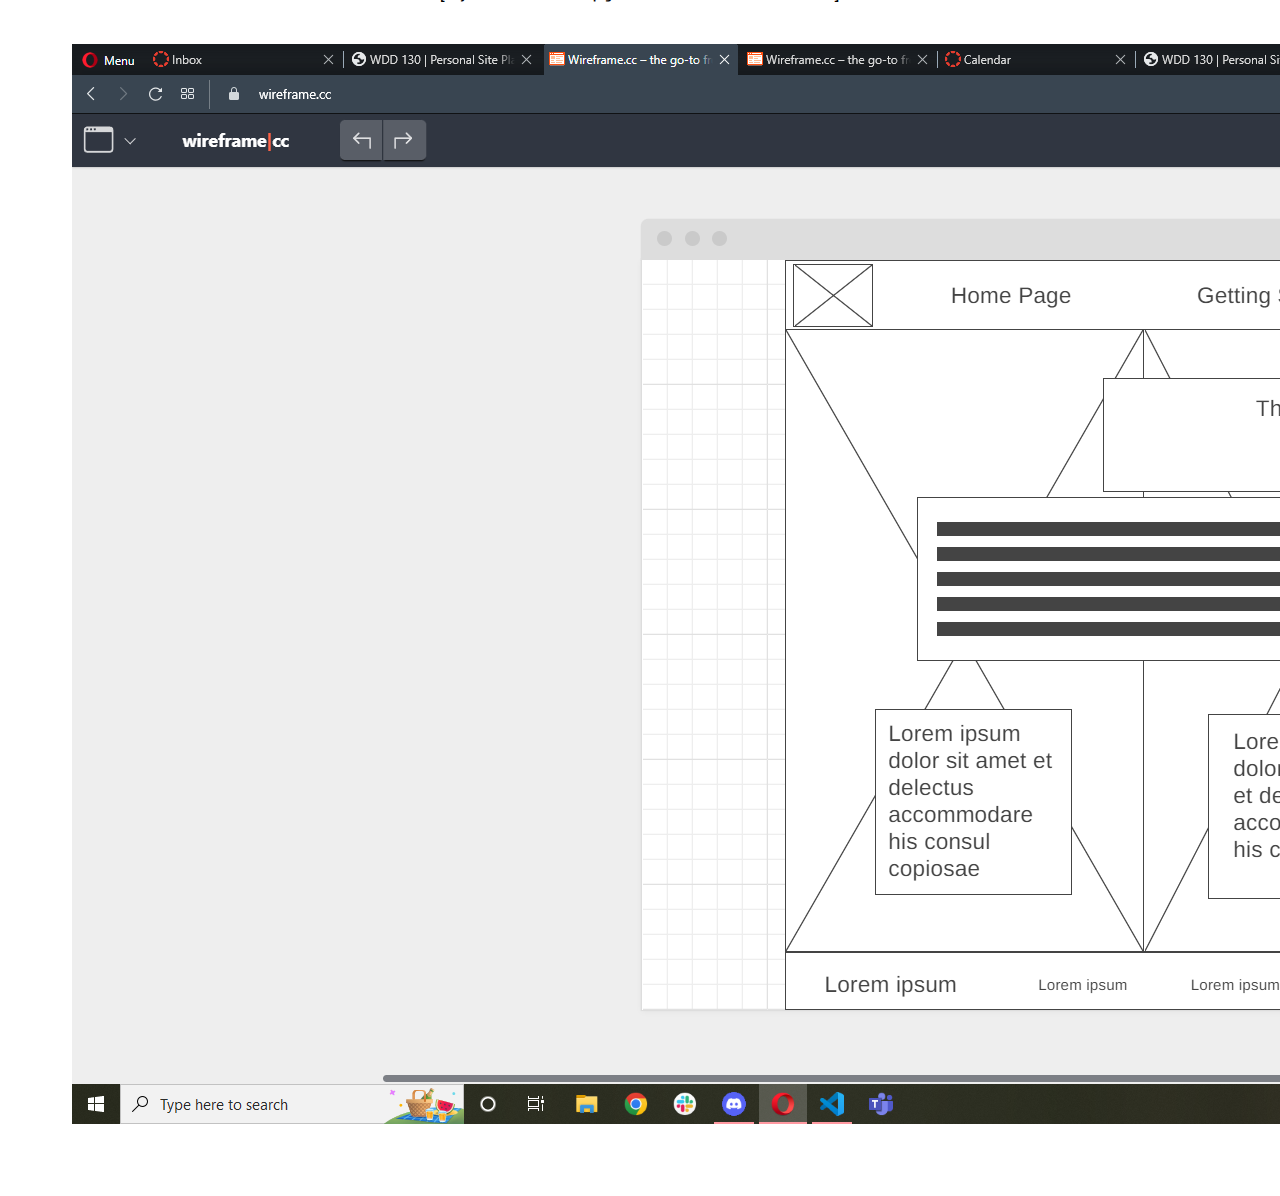
<file: stickweb/site-plan.html>
<!DOCTYPE html>
<html lang="en-us">
    
  <head>
    <meta charset="utf-8">
    <title>Site Plan</title>
    <link type="text/css" rel="stylesheet" href="styles/site-plan.css">
  </head>

  <body>
    <header>
      <h1>StickWeb</h1>
      <h2>Grant Jones</h2>
      <h2>WDD 130-18</h2>
      <!-- In the header above, add the name or your site, your name and class number. For example if you are in section 3 you would put WDD 130.03 -->
    </header>
    <main>

      <!-- ------------------------Steps 2-3------------------------------ -->
      <hr>
      <h2>Overview</h2>
      <h3>Purpose</h3>
      <p>When was the last time that the words 'convenient' and 'adventure' came out of your mouth in the same sentence? Never? I didn't think so. That's why I do what I do - whatever your adventure is, I work to remove obstacles by creating and maintaining attractive websites and online storefronts as a gateway to adventure, not bothersome hoops to jump through to find fun. I do this for many businesses to ensure a smooth business-to-customer-experience.</p>  <!-- change this -->
      

      <h3>Audience</h3>
      <p>My audience will be those seeking to attract and serve clientele through their websites and applications. They need these two essential things for their business to thrive. With my expertise, I will create websites and other applications that are stunning enough to catch the eye and garner visual appreciation from viewers. Then, when they have noticed my audience, they will be looking to use the website or application. If it doesn’t work, if it doesn’t even feel like a smooth experience, my audience can and will lose potential and current business. It’s my job to ensure that everything works to satisfaction.</p>  <!-- change this -->

      <hr>
      <h2>Branding</h2>
      <h3>Website Logo</h3>
      <!-- Replace this with some sort of logo for your site.  A logo can be as simple as the name of your site in a nice font :) -->
      <img src="styles/Untitled design.png" alt="Logo image">
      <hr>
      <h2>
        Style Guide
      </h2>

      <!-- ------------------------Steps 4-8------------------------------ -->

      <h3>
        Color Palette
      </h3>
      <!--  The colors you choose for a website are one of the most important decisions you will make. Follow the instructions on the activity in iLearn then return and replace the color codes below with the hex color codes (the 6 digit numbers that show at the bottom of each color) for the colors you have chosen below.  You should have at least 2 colors but do not have to fill in all 4 if you do not need them.  -->

      <!-- Copy and paste the URL to your finished palette below Make sure to paste it into both spots -->
      Palette URL: <a href="https://coolors.co/388659-52aa8a-3aaed8-2bd9fe" target="_blank">https://coolors.co/388659-52aa8a-3aaed8-2bd9fe</a>


      <table class="colors">
        <tr><th>Primary</th><th>Secondary</th><th>Accent 1</th><th>Accent 2</th></tr>
        <!-- Replace the numbers in the boxes below with your hex color codes. Then switch to the site-plan.css file and change your colors there as well. -->
        <tr><td class="primary">[#388659]</td><td class="secondary">[#52AA8A]</td><td class="accent1">[#2BD9FE]</td><td class="accent2"></td></tr>
      </table>

      <!-- ------------------------Step 9------------------------------ -->

      <h3>
        Typography
      </h3>
      <!-- Choose a font for your paragraphs (body copy) and headlines. What font(s) have you chosen? Why did you choose what you did?  Make sure to review the list of web safe fonts at W3Schools.org as a starting point.  Think also about which of your colors above you might use for background and font colors. -->

      <h4>
        Heading Font: 
        <style>@import url('https://fonts.googleapis.com/css2?family=Joan&family=Teko:wght@300&display=swap');</style>
      </h4>
      <h4>
        Paragraph Font: "Teko"
      </h4>
      <h3>
        Normal paragraph example
      </h3>
      <p>
        Lorem ipsum dolor sit amet, consectetur adipiscing elit, sed do eiusmod tempor incididunt ut labore et dolore magna aliqua. Ut enim ad minim veniam, quis nostrud exercitation ullamco laboris nisi ut aliquip ex ea commodo consequat. Duis aute irure dolor in reprehenderit in voluptate velit esse cillum dolore eu fugiat nulla pariatur. Excepteur sint occaecat cupidatat non proident, sunt in culpa qui officia deserunt mollit anim id est laborum.
      </p>
      <h3>
        Colored paragraph example
      </h3>
      <p class="colored">
        Lorem ipsum dolor sit amet, consectetur adipiscing elit, sed do eiusmod tempor incididunt ut labore et dolore magna aliqua. Ut enim ad minim veniam, quis nostrud exercitation ullamco laboris nisi ut aliquip ex ea commodo consequat. 
      </p>

      <!-- ------------------------Step 10------------------------------ -->

      <h3>
        Navigation
      </h3>
      <!-- Think about how you want your navigation bar to look. In the site-plan.css file change the colors to your colors to get the look you desire. --> 
      <nav>
        <a href="#">Home</a>
        <a href="#">Page2</a>
        <a href="#">Page3</a>
      </nav>
      <hr>
      <h2>
        Site Map
      </h2>
      <div class="sitemap">
        <div class="sm-home">
          Home
        </div>
        <div class="sm-page2">
          [Page2] <!-- change this -->
        </div>
        <div class="sm-page3">
          [Page3]  <!-- change this -->
        </div>

        <div class="top">
          &nbsp;
        </div>
        <div class="left">
          &nbsp;
        </div>
        <div class="right">
          &nbsp;
        </div>

      </div>

      <!-- --------Content Section -------------- -->
      <hr>
      <h2>
        Content
      </h2>
      <h3>Home page</h3>
      <p>
        People will be coming to my site because it is visually appealing, easy to use, and overall, a great experience in using it. 
        This is important because these people will want this for their websites so they can increase their customer base and, ultimately, 
        their revenue. A good-working website is an important investment and asset in today’s world, and with a terrible website, or worse, no 
        website, almost any business will be doomed to fail. It is my website’s purpose to show how that unthinkable outcome can be avoided. 
        My homepage will grab attention, promote the website’s image, and, as by design, will help clients decide that working with us is the 
        best option to promote their business, help customers, and increase revenue through their website on the internet. For those not in the 
        business world, either wishing to have a persuasive or informative presence on the World Wide Web, will find that through StickWeb their 
        ideas and information will reach the ears, and specifically, eyes, of their target audience.
      </p>
      <p>Images for the Home page</p>
      <img src="styles/CSE11_Pics/pexels-pixabay-40185.jpg" alt="Background">
      <img src="styles/CSE11_Pics/pexels-tranmautritam-326514.jpg" alt="Website on Screen">

      </ul>
      <h3>The How: Getting Started</h3>
      <p>
        2.	Our clients will want to start the process of planning their website through StickWeb. We provide intuitive, easy to use tools to get the
        idea, and, very specifically, the vision of their new or improved website planned out. They will start with a variety of options, beginning 
        with their desire for the website, namely Business Matters, The Spreading of Information, or the Persuading of Readers. Then our client will 
        have the options of generalized wireframes, and those wireframes can be either changed to the client’s liking or can stay as is! Of course, we will 
        provide plenty of information along the way that will gently and informatively explain the process. Then comes the pretty part. Our viewers will be 
        able to choose the color palettes for their website! There will be pre-built color palettes that will have recommendations for certain visual goals. 
        For example, it’s been proven that the colors red and yellow invoke hunger, so a client wishing to create a website for a restaurant would be suited 
        to a palette that involves such colors. But, if the client decides they want to choose their own colors, the sky’s the limit for their customization! 
        (That and the number of colors in a palette will have a maximum). Then when these options are all chosen out, the client can submit a request for a 
        consultation to begin the process of creating their all-new website! Whatever the case, we must have their vision present to bring it to life. Then, 
        they must have an idea of what they want their viewers to think of them. Will they have a bold, daringly designed website to provoke the viewers’ 
        senses and draw them in? Do they want viewers to see them as professional and clean cut, or maybe even fun and exciting? This goal is important, as it 
        helps affect the way that their viewers will see and feel about them.
      </p>
      <p>Images for the Page 2</p>
        <img src="styles/CSE11_Pics/pexels-deeana-arts-1576210.jpg" alt="Colors">
        <img src="styles/CSE11_Pics/pexels-picjumbocom-196644.jpg" alt="Website Layout">
        <img src="styles/CSE11_Pics/pexels-tom-fisk-3063470.jpg" alt="Colorful Containers">

      </ul>
      <h3>The Why</h3>
      <p>
        3.	Our visitors will first need to know why they need a website. StickWeb will be an example to them of what an online presence should look like to 
        not only draw a crowd, but draw in new viewers and for businesses, revenue. Then, they must know what they wish to accomplish with their website. Are 
        they trying to increase sales, or even improve their ability to provide services to their customers? Or are they trying to get the word out on important 
        news, such as scientific discoveries, or even events in the world at large? Or do they wish to persuade their viewers,such as through a political party? 
        It may be that they feel passionately about something and wish for others to find that passion.
      </p>
      <p>Images for the Page 3</p>
        <img src="styles/CSE11_Pics/pexels-fauxels-3184405.jpg" alt="Businespeople">
        <img src="styles/CSE11_Pics/pexels-brotin-biswas-518543.jpg" alt="Newspapers">
        <img src="styles/CSE11_Pics/pexels-antoni-shkraba-4348403.jpg" alt="Being Creative">

      </ul>
      <hr>
      <h2>
        Wireframes
      </h2>
      <p>
        Create three wireframes for your site. One for each page and list them here</p>

      <h3>Home</h3>
      <p>         
        [Any additional details about home that the wireframe does not make clear]
      </p>
      <img src="styles/CSE11_Pics/Screenshot (52).png" alt="home page wireframe">

      <h3>[Page 2]</h3>
      <p>         
        [Any additional details about page 2 that the wireframe does not make clear]
      </p>
      <img src="styles/CSE11_Pics/Screenshot (53).png" alt="page 2 wireframe">

      <h3>[Page 3]</h3>
      <p>         
        [Any additional details about page 3 that the wireframe does not make clear]
      </p>
      <img src="styles/CSE11_Pics/Screenshot (54).png" alt="page 3 wireframe">
    </main>
  </body>

</html>
</file>
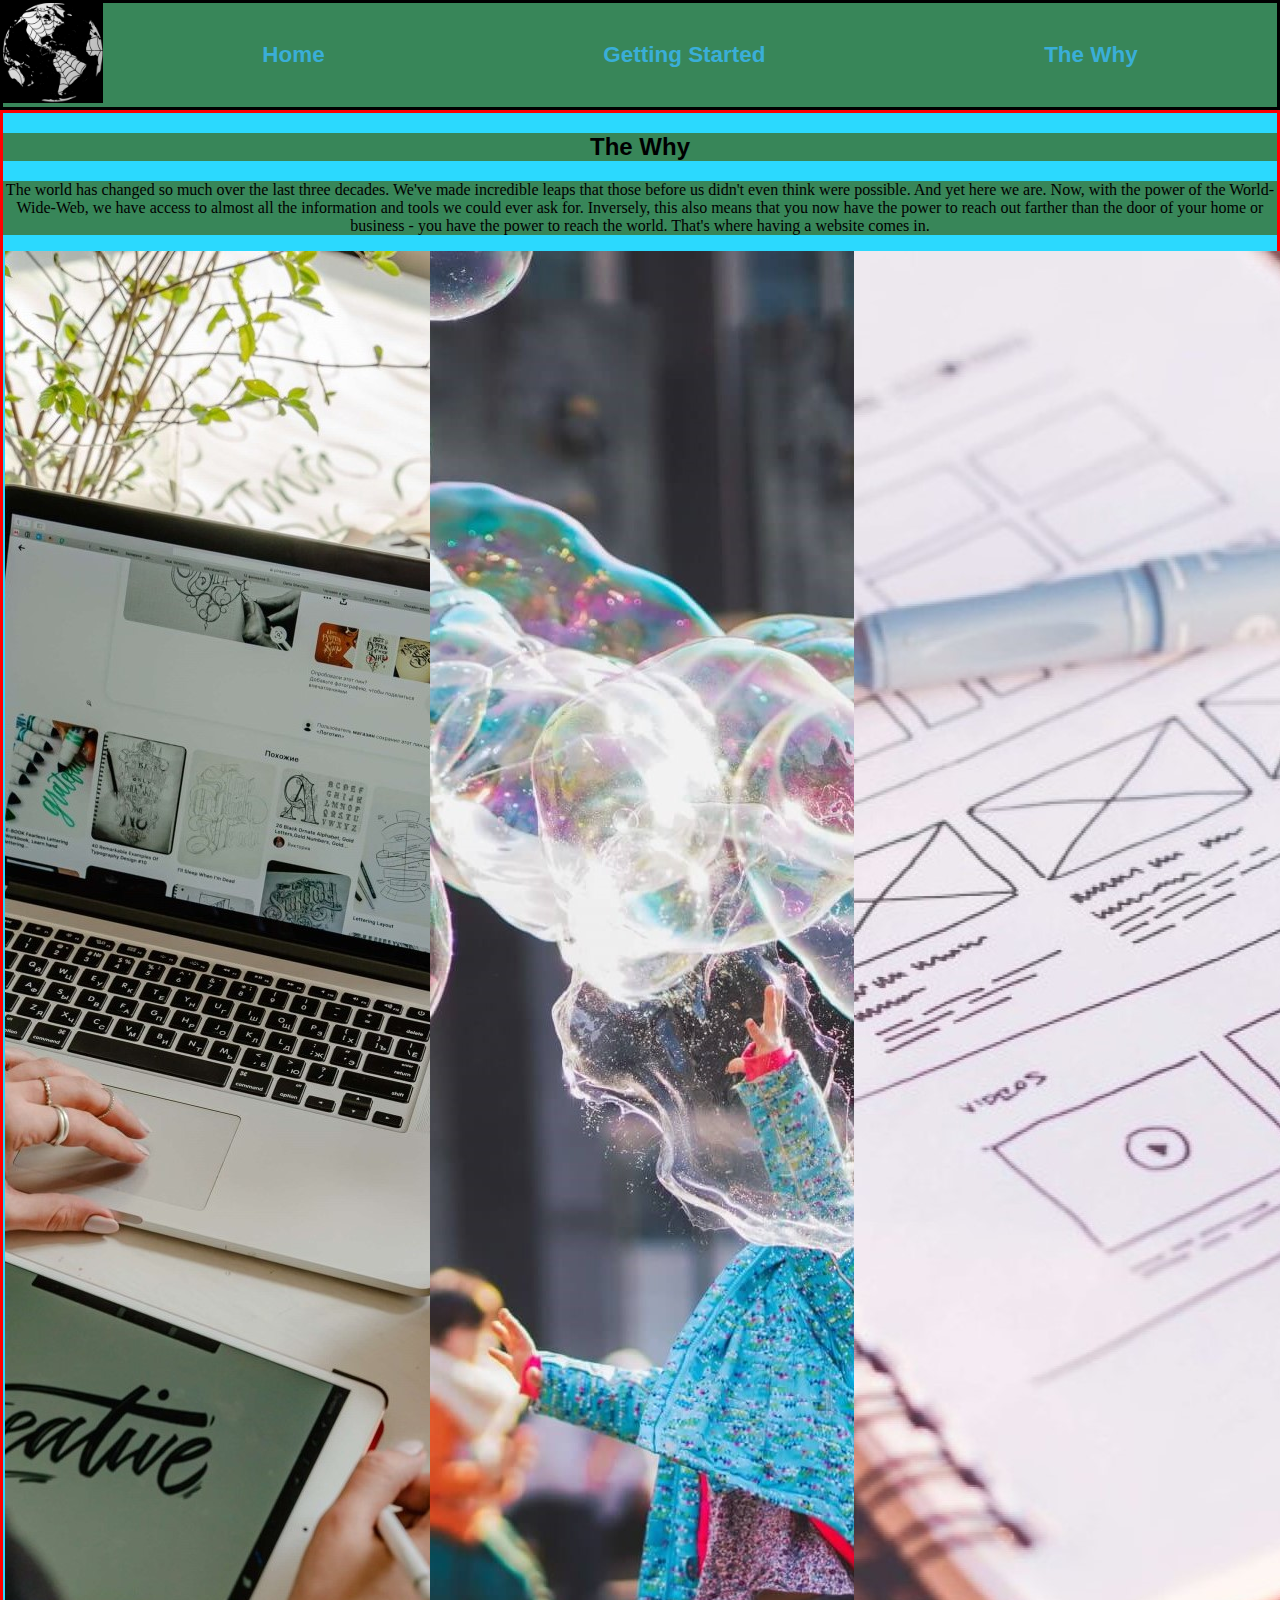
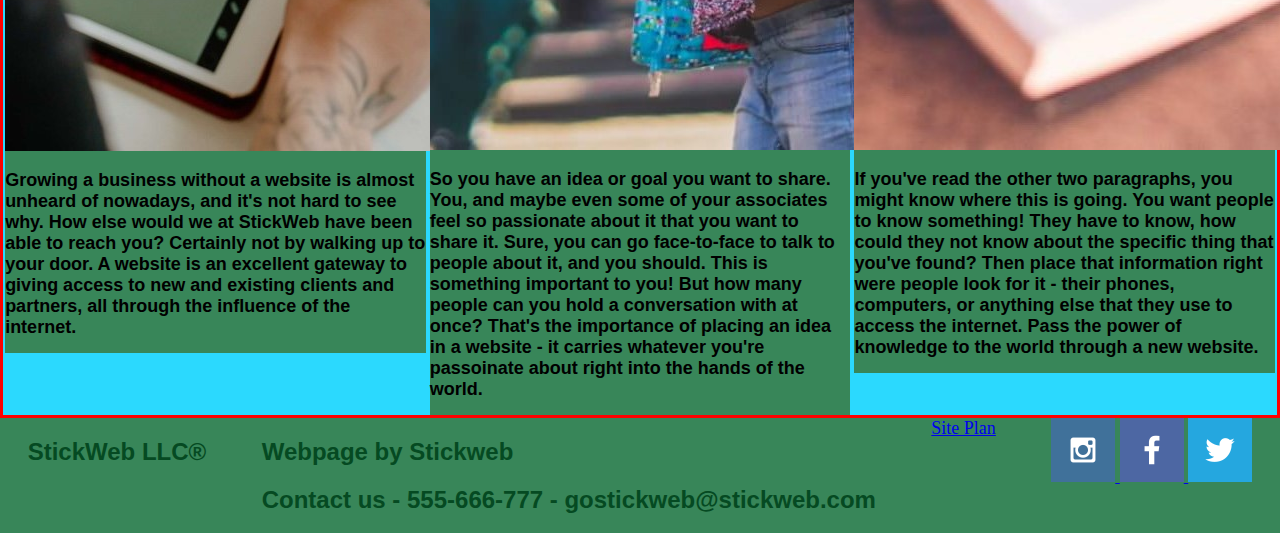
<file: stickweb/the-why.html>
<!DOCTYPE html>
<html lang="en">
<head>
    <meta charset="UTF-8">
    <meta http-equiv="X-UA-Compatible" content="IE=edge">
    <meta name="viewport" content="width=device-width, initial-scale=1.0">
    <link rel="stylesheet" href="styles/style.css">

    <title>Document</title>
</head>
<body>
    <header>
        <div>
            <img id="header-logo" src="styles/Untitled_design.png" alt="logo">
        </div>

        <nav>
            <h3><a href="index.html">Home</a></h3>
            <h3><a href="getting-started.html">Getting Started</a></h3>
            <h3><a href="the-why.html">The Why</a></h3>
        </nav>
    </header>
    
    <main id="why-main">
        <section id="why-top-half">
            <div class="why-page-intro" id="why-box">
                <h2>The Why</h2>
            </div>

            <div class="why-page-intro" id="why-explanation">
                <p>The world has changed so much over the last three decades. We've made incredible leaps that those before us didn't even think were possible. And yet here we are. Now, with the power of the World-Wide-Web, we have access to almost all the information and tools we could ever ask for. Inversely, this also means that you now have the power to reach out farther than the door of your home or business - you have the power to reach the world. That's where having a website comes in.</p>
            </div>
        </section>

        <section id="why-boxes">
            <div class="why" id="why-business">
                <img class="why-imgs" src="styles/pers-site-pics/pexels-antoni-shkraba-4348403.jpg" alt="working with laptop">

                <h2>Growing a business without a website is almost unheard of nowadays, and it's not hard to see why. How else would we at StickWeb have been able to reach you? Certainly not by walking up to your door. A website is an excellent gateway to giving access to new and existing clients and partners, all through the influence of the internet.</h2>
            </div>

            <div class="why" id="why-persuasion">
                <img class="why-imgs" src="styles/pers-site-pics/pexels-alexander-dummer-1919030.jpg" alt="kid with bubbles">

                <h2>So you have an idea or goal you want to share. You, and maybe even some of your associates feel so passionate about it that you want to share it. Sure, you can go face-to-face to talk to people about it, and you should. This is something important to you! But how many people can you hold a conversation with at once? That's the importance of placing an idea in a website - it carries whatever you're passoinate about right into the hands of the world.</h2>
            </div>

            <div class="why" id="why-inform">
                <img class="why-imgs" src="styles/pers-site-pics/pexels-picjumbocom-196644.jpg" alt="wireframe notebook">

                <h2>If you've read the other two paragraphs, you might know where this is going. You want people to know something! They have to know, how could they not know about the specific thing that you've found? Then place that information right were people look for it - their phones, computers, or anything else that they use to access the internet. Pass the power of knowledge to the world through a new website.</h2>
            </div>
        </section>
    </main>
    

    <footer>
        <div class="footer-contents" id="company-name-footer">
            <h2>StickWeb LLC&reg;</h2>
        </div>

        <div class="footer-contents" id="footer-info">
            <h2>Webpage by Stickweb</h2>
            <h2>Contact us - 555-666-777 - gostickweb@stickweb.com</h2>
        </div>

        <div id="site-plan-link">
            <a href="site-plan.html">Site Plan</a>
        </div>

        <div class="footer-contents" id="social-links">
            <div class="social">
                <a href="https://instagram.com" target="_blank">
                    <img src="images/instagram.png" alt="instagram icon">
                </a>

                <a href="https://facebook.com" target="_blank">
                    <img src="images/facebook.png" alt="fb icon">
                </a>
                
                <a href="https://twitter.com" target="_blank">
                    <img src="images/twitter.png" alt="instagram icon">
                </a>
            </div>
        </div>
    </footer>

</body>
</html>
</file>
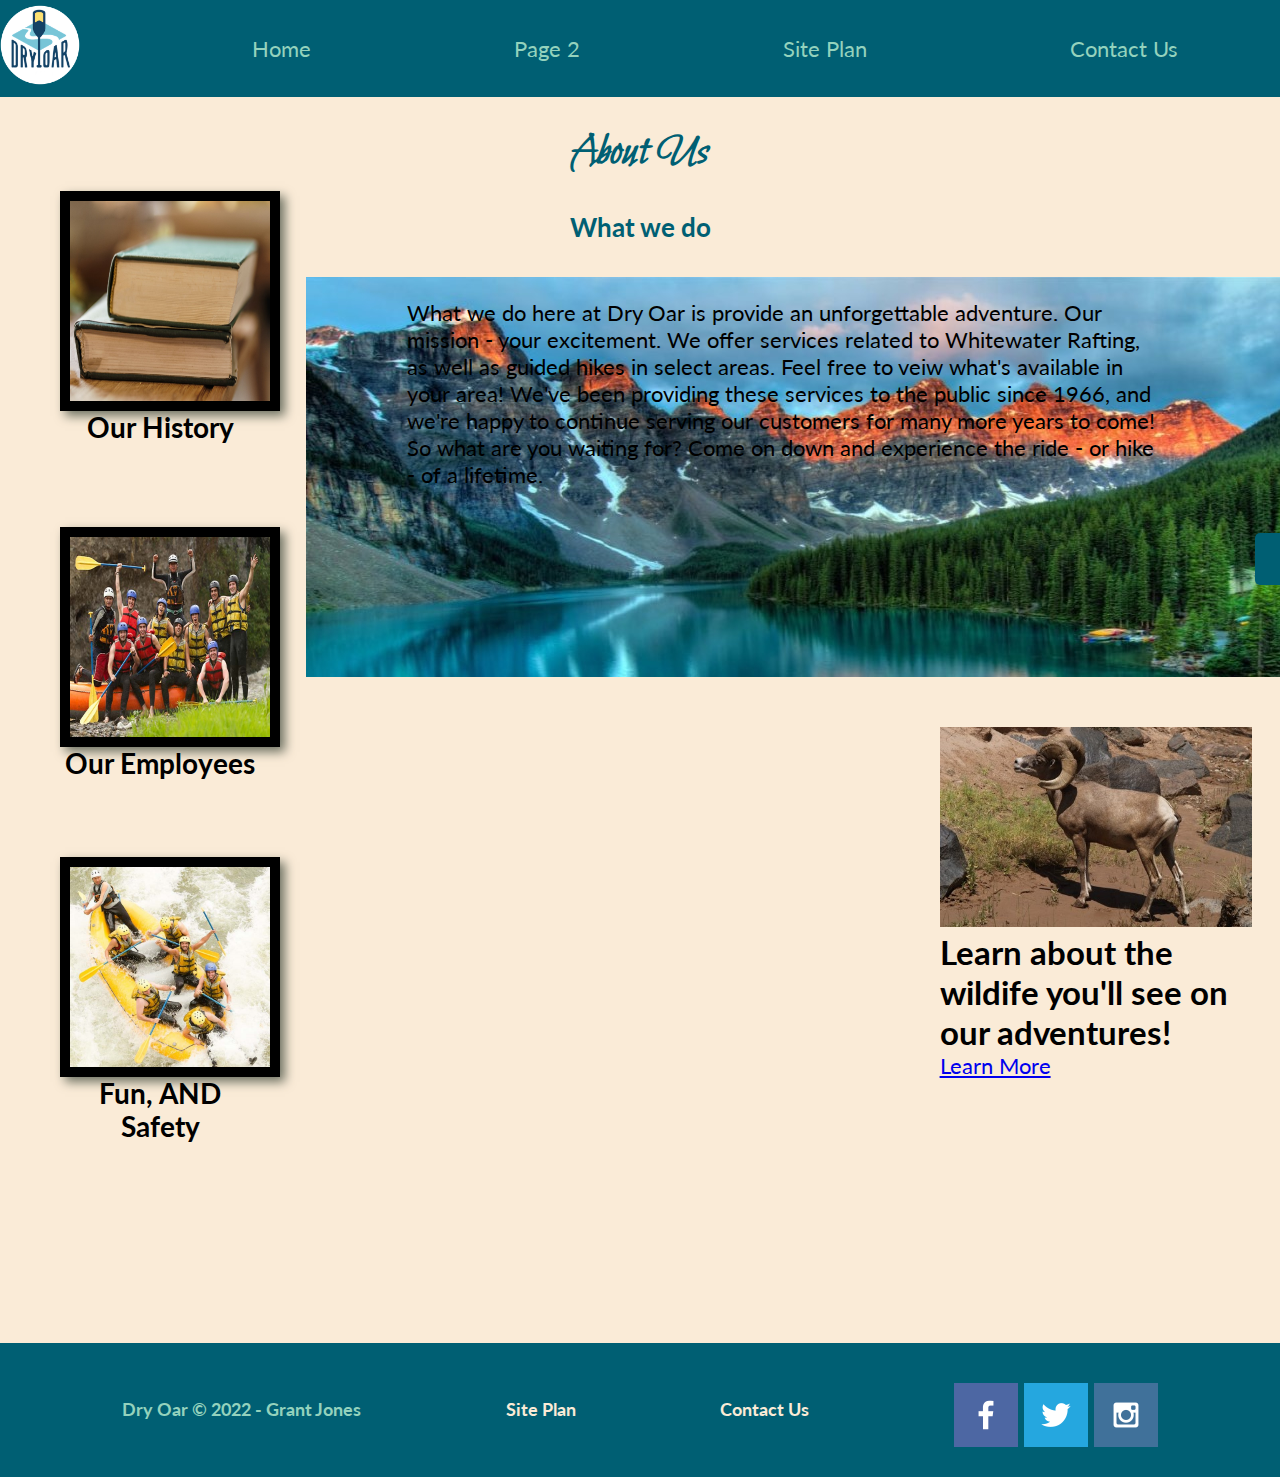
<file: wwr/about-us.html>
<!DOCTYPE html>
<html lang="en">
<head>
    <meta charset="UTF-8">
    <meta http-equiv="X-UA-Compatible" content="IE=edge">
    <meta name="viewport" content="width=device-width, initial-scale=1.0">
    <title>About Us</title>
    <link rel="stylesheet" href="styles/style.css">
</head>
<body>
    <section id="about-content">
        <header>
            <a id="logo_link" href="index.html">
                <img class="logo" src="images/logo.png" alt="Dry Oar Logo">
            </a>
            <nav>
                <a href="index.html">Home</a>
                <a href="#">Page 2</a>
                <a href="site-plan-rafting.html">Site Plan</a>
                <a href="contactus.html">Contact Us</a>
            </nav>
        </header>

        <div id="about-title">
            <h1>About Us</h1>
            <h2>What we do</h2>
        </div>


        <section id="main-body">

            
            <section id="about-us-boxes">
                <div id="old-books">
                    <img src="images/pexels-olha-ruskykh-5984609.jpg" alt="Books">
                    <h2>Our History</h2>
                </div>
                
                <div id="employees">
                    <img src="images/rafting59_600.jpg" alt="Employees on Raft">
                    <h2>Our Employees</h2>
                </div>

                <div id="safety">
                    <img src="images/rafting56_600.jpg" alt="Whitewater Rafting">
                    <h2>Fun, AND Safety</h2>
                </div>
            </section>

            <section id="about-central-topic">
                <img id="lake-mountain" src="images/pexels-photo-417074.jpeg" alt="Mountains and Lake">

                <p>What we do here at Dry Oar is provide an unforgettable adventure. Our mission - your excitement.
                    We offer services related to Whitewater Rafting, as well as guided hikes in select areas. Feel free to
                    veiw what's available in your area! We've been providing these services to the public since 1966, and we're
                    happy to continue serving our customers for many more years to come! So what are you waiting for? Come on
                    down and experience the ride - or hike - of a lifetime.
                </p>

                <div class="button-box">
                    <a class="book" href="rates.html">Book Now</a>
                </div>
            </section>
            

            <section id="wildlife-box">
                <img src="images/bighorn-ram.jpg">
                <h2>Learn about the wildife you'll see on our adventures!</h2>
                <a id="wildlife-link" href="learn/wildlife.html">Learn More</a>
            </section>
        </section>
        
    

        <footer>
            <h3>Dry Oar &copy; 2022 - Grant Jones</h3>
            <h3><a href="siteplanrafting.html">Site Plan</a></h3>
            <h3><a href="contactus.html">Contact Us</a></h3>
            <div class="social">
                <a href="https://facebook.com" target="_blank">
                <img src="images/facebook.png" alt="fb icon">
                </a>
                <a href="https://twitter.com" target="_blank">
                <img src="images/twitter.png" alt="instagram icon">
                </a>
                <a href="https://instagram.com" target="_blank">
                <img src="images/instagram.png" alt="instagram icon">
                </a>
            </div>
        </footer>
    </section>
</body>
</html>
</file>
<file: stickweb/styles/style.css>
h1 {
    font-family:'Bilbo Swash Caps', 'Helvitica', sans-serif;

}

h4, h2 {
    font-family: 'Lato', 'Helvitica', sans-serif;
}


/* Header CSS */
header {
    max-width: 1800px;
    margin: 0 auto;
    display: grid;
    grid-template-columns: 120px 1fr;
    background-color: #388659;
    border: solid black;
}


header h1 {
    margin-top: auto;
    margin-bottom: auto;
}

nav {
    /* border: solid red; */
    display: flex;
    justify-content: space-around;
    font-family: Verdana, Geneva, Tahoma, sans-serif;
}

nav h3 {
    margin-top:auto;
    margin-bottom:auto;
}

nav a {
    /* border: solid red; */
    color: #3AAED8;
    font-size: larger;
    margin-top: 50%;
    text-align: center;
    padding: 35px;
    text-decoration: none;
}

nav a:hover {
    background-color: #2BD9FE;
    color: white;
    text-decoration: underline;
}


/* Footer CSS */
footer {
    max-width: 1800px;
    display:flex;
    justify-content: space-around;
    background-color: #388659;
    margin: 0 auto;
}

footer h2 {
    color:#054a22
}

#site-plan-link h2 a {
    margin-top: auto;
    margin-bottom: auto;
    font-size: large;
}

footer a {
    font-size: large;
}

#social {
    margin: 0 auto;
}

/* Body CSS for all 3 pages */
body {
    width: 100%;
    margin: 0 auto;
    background-color: black;
}

/* Main Page CSS */
#main-pg-1 {
    max-width: 1400px;
    margin: 0 auto;
    border: solid black;
    display: grid;
    grid-template-columns: 1fr 2fr 1fr;
    grid-template-rows: 200px 1fr .5fr ;
    background-color: #2BD9FE;
}

#title-logo {
    grid-column: 2/3;
    grid-row: 1/2;
    justify-self: center;
    justify-content: space-around;
    padding-left: 50px;
    padding-right: 50px;
    margin-top: 20px;
    margin-bottom: 20px;
    border: 10px solid black;
    border-radius: 5%;
}

#info-boxes {
    grid-column: 1/4;
    grid-row: 2/3;
}

.information {
    background-color: #52AA8A;
    border-radius: 12%;
    border-top-left-radius: 0%;
    border-bottom-right-radius: 0%;
    border: 50px solid rgba(45, 43, 43, 0.314);
    width: 85%;
    margin: 0 auto;
    margin-bottom: 25px;
}

#home-link-pics {
    grid-column: 1/4;
    grid-row: 4/5;
}

#header-logo {
    width: 100px;
    height: 100px;
}

#title-logo {
    display: flex;
    background-color: #52AA8A;
    
}

#title-logo h1 {
    margin-top: auto;
    margin-bottom: auto;
}

#home-logo {
    width: 75%;
    height: 75%;
    border-radius: 15%;
    margin: 25px auto;
    margin-right: 25px;
    margin-top: auto;
    margin-bottom: auto;
}


#first-info {
    display: flex;
    padding: 20px;
}

#second-info {
    display: flex;
    margin-bottom: 75px;
    padding: 20px;
}

.main-p {
    margin: 0 auto;
    
}

#first-info-pic {
    width: 500px;
    height: 310px;
    margin-right: 50px;
    margin-left: 50px;
    border-radius: 12%;
    border: 20px solid black;
    border-bottom-left-radius: 0%;
}

#first-info h2 {
    margin-top: auto;
    margin-bottom: auto;
    background-color: #3AAED8;
    padding: 25px;
    color: white;
}

#second-info-pic {
    width: 500px;
    height: 310px;
    margin-left: 50px;
    margin-right: 50px;
    border-radius: 12%;
    border-top-right-radius: 0%;
    border: 20px solid black;
}

#second-info h2 {
    margin-top: auto;
    margin-bottom: auto;
    padding: 25px;
    background-color: #3AAED8;
    color: white;
}

#home-link-pics {
    margin-top: 75px;
    display: flex;
    margin: 0 auto;
    margin-bottom: 100px;
    grid-row: 3/4;
} 

.home-link-pic-img {
    grid-row: 2/3;
    width: 500px;
    height: 310px;
    border: 20px solid rgb(61, 58, 58)
}

#wireframe-link-pic {
    margin-right: 50px;
}

#success-link-pic {
    margin-left: 50px;
}

.link-pic-div:hover {
    transform: scale(1.2)
}


.link-pic-div h2 {
    text-align: center;
    font-family: Verdana, Geneva, Tahoma, sans-serif;
    text-decoration: none;
}

.link-pic-div a {
    text-decoration: none;
}

/* Page 2 CSS */

.link-pic-div a:hover {
    text-decoration: underline;
}

#main-pg-2 {
    background-color: #2BD9FE;
    width: 1400px;
    border: solid black;
    margin: 0 auto;
    min-height: 800px;
    /* margin-top: 0px; */
}

#title-banner-pg2 {
    /* grid-column: ; */
    width: 1400px;
    background-color: #52AA8A;
    margin: 0 auto;
    padding-top: 1px;
    padding-bottom: 1px;
}

/* #title-banner-pg2 h1 {
    
} */

#title-banner-pg2 h1 {
    text-align: center;
}

.option-box {
    align-self: center;
    margin: 0 auto;
    margin-top: 40px;
    margin-bottom: 40px;
    text-align: center;
    background-color: #52AA8A;
    padding: 25px;
    border-radius: 5%;
}

.option-box img {
    height: 200px;
    width: 300px;
    /* align-self: center; */
    border-radius: 12%;
}

.option-box:hover {
    opacity: .7;
    text-decoration: underline;
    background-color: #2BD9FE;
}

#short-explanation {
    text-align: center;
    background-color: #52AA8A;
    max-width: 80%;
    margin: 0  auto;
    margin-bottom: 10%;
    border: 10px solid black;
    border-radius: 3%;
    margin-top: 50px;
}

#short-explanation p{
    font-family: 'Lato', 'Helvitica', sans-serif;
}

#bus-pers-inf {
    display: grid;
    grid-template-columns: 1fr 1fr 1fr;
    background-color: #388659;
    /* align-content: center;  */
    border-radius: 5%;
    border-top-left-radius: 0%;
    border-bottom-right-radius: 0%;
    margin-left: 20px;
    margin-right: 20px;
    margin-bottom:200px;
}

#business {
    grid-column: 1/2;
}

#persuasion {
    grid-column: 2/3;
}

#info {
    grid-column: 3/4;
}

/* Subpage 2 CSS */
#why-main {
    max-width: 1400px;
    margin: 0 auto;
    border: solid red;
    background-color: #2BD9FE;
}


#why-box {
    background-color: #388659;
    z-index: 1
}

.why-page-intro {
    z-index: 1;
    text-align: center;
    background-color: #388659;
}

/* #why-top-half {
    margin-bottom: -30px;
} */

#why-boxes {
    z-index: -1;
    display: flex;
    margin: 0 auto;
    width: 100%;
}

.why {
    margin: 0 auto;
    width: 33%;
    height: 100%;
    background-color: #388659;
}

.why h2 {
    font-size:large;
    z-index: 1;
}

.why-imgs {
    /* width: 33%; */
    height: 100%;
    margin: 0 auto;
    z-index: -3;
}

#why-business {
    background-image: "styles/pers-site-pics/pexels-antoni-shkraba-4348403.jpg";
}
</file>
<file: wwr/styles/style.css>
/* Importing & Setting Fonts */
@import url('https://fonts.googleapis.com/css2?family=Bilbo+Swash+Caps&family=Lato:ital,wght@1,300&display=swap');:root

.home-title {
    font-family:'Bilbo Swash Caps', 'Helvitica', sans-serif;
    /* Setting Title Size */
    font-size: 2em;
}

h4, .button-box, h2 {
    font-family: 'Lato', 'Helvitica', sans-serif;
}

h2 {
    margin: 0;
}

/* Setting max width in case of wide screens */
#content {
    max-width: 1600px;
    margin: 0 auto;
}

/* Centering Text */
#logo-link {
    padding-top: 5px;
    justify-self: center;
    align-self: center;
}

nav a {
    text-align: center;
    color: #94d2bd;
    text-decoration: none;
    padding: 35px;
}

nav {
    display: flex;
    justify-content: space-around;
}

#hero {
    display: grid;
    grid-template-columns: 1fr 3fr 1fr;
    margin-top: -100px;
}

#hero-box {
    grid-column: 1/4;
    grid-row: 1/3;
    z-index: -1;
}

.card-img, .mountains {
    width: 100%;
}

#hero-img {
    width: 100%;
}

#hero-msg {
    grid-column: 2/3;
    grid-row: 1/3;
    margin-top: 100px;
}

#hero-msg h1, #hero-msg h4 {
    text-align: center;
    color: #94d2bd;
}

.button-box {
    text-align: center;
}

main section {
    text-align: center;
}

/* Adding Padding */
#logo_link {
    padding-top: 5px;
}

/* Adding Margins */
.rivers-card, .camping-card, .rapids-card {
    margin: 200px 0;
}

.card-img {
    border: 10px solid black;
    transition: transform .5s;
    box-shadow: 5px 5px 10px #6f7364;
}

.card-img:hover {
    opacity: .6;
    transform: scale(1.1);
}

main section img {
    box-sizing: border-box;
}

/* Creating a Backround Section */
#background {
    height: 725px;
}

/* Setting Background Colors */
body {
    background-color: antiquewhite;
    font-family: 'Lato', 'Helvitica', sans-serif;
    /* Setting Default Font Size for whole page */
    font-size: 22px;
    margin: 0;
    padding: 0;
}

header {
    background-color: #005f73;
    display: grid;
    grid-template-columns: 150px auto;
}

nav a:hover {
    background-color: #EE9B00;
    color: black;
}

.book, .join {
    background-color: #005f73;
    color: antiquewhite;
    text-decoration: none;
    font-size: 18px;
    padding: 15px 30px;
    margin-top: 50px;
    border-radius: 5px;
}

.book:hover, .join:hover {
    background-color: #EE9B00;
}

#background {
    background-color: #005f73;
}


/* Text Color */
.home-title {
    color: black;
    margin-top: 10px;
}

h4 {
    color: black;
}

.msg {
    background-color: #94d2bd;
    line-height: 1.5em;
    padding: 35px;
    grid-column: 6/10;
    grid-row: 6/7;
    box-shadow: 5px 5px 10px #6f7364;
}

.msg h2 {
    color: #005f73;
    font-family: 'Bilbo Swash Caps', 'Helvitica', sans-serif;
}

.msg p {
    color: black;
    font-size: .8em;
    font-family: 'Lato', 'Helvitica', sans-serif;
    padding-bottom: 15px;
}

footer {
    background-color: #005f73;
    margin-top: 200px;    
    padding: 25px 50px;
    display: flex;
    justify-content: space-around;
    align-items: center;
}

footer h3 {
    color: #94d2bd;
    font-size: .8em;

}

footer a {
    color: antiquewhite;
    text-decoration: none;
}

footer a:hover {
    color: #EE9B00;
}

/* Setting Widths for Images*/
.logo {
    width: 80px;
}

.icon {
    width: 80px;
    padding-top: 10px;
}

.home-grid {
    display: grid;
    grid-template-columns: repeat(10, 1fr);
}

.rivers-card {
    grid-column: 2/4;
    grid-row: 2/3;
}

.camping-card {
    grid-column: 5/7;
    grid-row: 2/3;
}

.rapids-card {
    grid-column: 8/10;
    grid-row: 2/3;
}

#background {
    grid-column: 1/11;
    grid-row: 4/9;
}

.mountains {
    width: 100%;
    grid-column: 2/7;
    grid-row: 5/8;
    box-shadow: 5px 5px 10px #6f7364;
}

/* Adding Underline to Footer Links when Hovered */


footer h3 a:hover {
    text-decoration: underline;
}

footer .social img {
    padding-top: 15px;
}

/* Subpage CSS */

#about-content {
    max-width: 1600px;
    margin: 0 auto;
}


#main-body {
    display: grid;
    grid-template-columns: 20% 1fr
}

#about-us-boxes {
    grid-column: 1/2;
    margin: 0 auto;
    align-items: center;
}

#about-title {
    text-align: center;
    /* grid-column: 3/4; */
}


#about-us-boxes img {
    height: 200px;
    width: 200px;
}

#about-central-topic {
    grid-column: 2/3;
    display: grid;
    grid-template-columns: 60% 1fr;
}

#lake-mountain {
    z-index: -1;
}

#about-central-topic h3 {
    grid-column: 1/2;
    grid-row: 1/2;
}

#wildlife-box {
    grid-column: 2/3;
}



#about-title {
    text-align: center;
    color: #005f73;
    font-family: 'Bilbo Swash Caps', 'Helvitica', sans-serif;
    margin-bottom: 20px;
    z-index: 1;
}

#about-title h2 {
    font-size:larger;
}

#main-content {
    max-width: 1600px;
    display: grid;
    grid-template-columns: 20% 10% 60% 10%;
    grid-template-rows: 1fr 1fr 1fr 1fr 1fr 1fr;
    margin: 0 auto;
}

#about-us-boxes {
    margin-top: -50%;
    grid-column: 1/2;
    grid-row: 1/7;
    align-content:center;
    display: grid;
    grid-template-columns: 60px 200px 20px;
    grid-template-rows: 1fr 1fr 1fr 1fr 1fr 1fr;
}

#old-books {
    margin-bottom: 20px;
    grid-column: 2/3;
    grid-row: 1/3;
}

#employees {
    margin-bottom: 20px;
    grid-column: 2/3;
    grid-row: 3/5;
}

#safety {
    grid-column: 2/3;
    grid-row: 5/7;
}

#about-us-boxes {
    align-self: center;
    text-align: center;
    font-size: smaller;
}

#about-us-boxes img{
    margin-top: 50px;
    width: 200px;
    height: 200px;
    display: list-item;
    align-self: left;
    border: 10px solid black;
    transition: transform .5s;
    box-shadow: 5px 5px 10px #6f7364;
}


#about-central-topic {
    margin-top: -50px;
    margin-left: 50px;
    grid-column: 3/4;
    grid-row: 2/6;
    height: auto;
    display: grid;
    grid-template-columns: 8% 60% 6% 20% 6%;
    grid-template-rows: 1fr 30%;
}

#lake_mountain {
    z-index: -1;
    grid-column: 1/3;
    grid-row: 1/2;
    height: auto;
}

#about-central-topic h3{
    opacity: .8;
    background-color: #94d2bd;
    margin-top: 10%;
    margin-bottom: 0 auto;
    z-index: 1;
    grid-column: 2/3;
    grid-row: 1/2;
    color: black;
}

#about-central-topic .button-box {
    align-self: center;
    grid-column: 3/5;
    grid-row: 1/2;
} 


#wildlife-box {
    grid-column: 1/4;
    grid-row: 2/3;
    width: 20%;
    height: auto;
    margin-top: 400px;
    margin-right: 10%;
    margin-left: 60%;
}

#wildlife-box img {
    height: 200px;
    width: auto;
}

/* DO NOT ADD BEYOND THIS POINT */

@media screen and (max-width: 900px) {
    #hero, .home-grid {
        display: block;
        height: auto;
    }
    nav, footer {
        flex-direction: column;
    }
    nav a {
        display: block;
        padding: 15px;
    }
    #hero {
        margin-top: 0;
    }
    #hero-msg {
        margin-top: 0;
    }
    #hero-msg h4 {
        display: none;
    }
    .home-title {
        font-size: 25px;
        color: #6f7364;
    }
    .rivers-card, .camping-card, .rapids-card { 
        margin: 50px auto;
        width: 60%;
    }
    #background {
        display: none;
    }
    .mountains, .msg {
        width: 80%;
        display: block;
        margin: 0 auto;
    }
    footer {
        margin-top: 25px;
    }
}
</file>
<file: html/styles/practicestyle.css>
#bubbles {
    width: 100%;
}

body {
    background-color: gray;
}

.image-box {
    display: inline-block;
    text-align: justify;
    margin-top: 20px;
    margin-bottom: 20px;
    background-color: gray;
    border-radius: 50%;
    border: 20px solid rgb(41, 39, 39);
}

center {
    align-items: center;
    
}

#desk {
    
    width: 16%;
    margin-left: 12%;
    margin-right: 5%;
}

#graphic {
    width: 16%;
    margin-left: 5%;
    margin-right: 5%;

}

#person {
    width: 16%;
    margin-left: 5%;
    margin-right: 10%;

}

/* * {
    border: 2px solid blue;
} */
</file>
<file: html/styles/wo9_styles.css>
body {
    display: grid;
    grid-template-columns: 33.3% 33.3% 33.3%;
    border-radius: 20%;
}

#content {
    grid-column: 2/3;
    border: 2px solid red;
    border-radius: 5%;
}


img {
    width: auto;
    height: auto;
    border-top-left-radius: 5%;
    border-top-right-radius: 5%;
}

#timeline {
    text-align: center;
}

#post_num {
    text-align: center;
}

#lorem_ipsum {
    text-align: center;
}

footer {
    display: grid;
    grid-template-columns: 33.3% 33.3% 33.3%;
    border: 2px solid blue;
}

.footer_txt {

    text-align: center;
    border: 2px solid green;
}

.num_display {
    margin-bottom: 0;
}

.num_title {
    margin-top: 0;
}

#num_read{
    grid-column: 1/2;
    border: 2px solid blue;
}

#num_veiw {
    grid-column: 2/3;
    border: 2px solid blue;
}

#num_comment {
    grid-column: 3/4;
    border: 2px solid blue;
}
</file>
<file: stickweb/styles/site-plan.css>
/* if you are using any Google fonts change the font names below to your fonts. 
Any spaces in your font name should be replaced with a +. 
Fonts are separated by a | */
@import url('https://fonts.googleapis.com/css2?family=Joan&family=Teko:wght@300&display=swap');

:root {
  /* change the values below to your colors from your palette */
  --primary-color: #388659  ;
  --secondary-color: #52AA8A ;
  --accent1-color: #3AAED8;
  --accent2-color: #2BD9FE;

  /* change the values below to your chosen font(s) */
  --heading-font: "Joan";
  --paragraph-font: "Teko", Helvetica, sans-serif;

  /* these colors below should be chosen from among your palette colors above */
  --headline-color-on-white: #3AAED8;  /* headlines on a white background */ 
  --headline-color-on-color: white; /* headlines on a colored background */ 
  --paragraph-color-on-white: #3AAED8; /* paragraph text on a white background */ 
  --paragraph-color-on-color: white; /* paragraph text on a colored background */ 
  --paragraph-background-color: #3AAED8  ;
  --nav-link-color: #2BD9FE;
  --nav-background-color: #388659;
  --nav-hover-link-color: white;
  --nav-hover-background-color: #3AAED8;
}


/*  Look around below...but DON'T CHANGE ANYTHING! */

body {
  max-width: 1200px;
  margin: 0 auto;
  padding: 4em;
  font-size: 18px;
  text-align: center;
}
img {
  display: block;
  margin: 0 auto;
}
h1, h2, h3, h4, h5, h6 {
  font-family: var(--heading-font);
  color: var(--headline-color-on-white);
}
h2 {
  text-align: center;
}
hr {
  height: 3px;
  margin: 35px 0;
  background: var(--accent1-color);
}
header {
  padding: 1em;
  text-align: center;
  color: var(--paragraph-color-on-color);
  background-color: var(--paragraph-background-color);
}
header > h1, header > h2 {
  color: var(--headline-color-on-color);
}

p {
  font-family: var(--paragraph-font);
  color: var(--paragraph-color);
  padding: 1em;
}
.colors {
  width: 100%;
  min-width: 350px;
  margin: 30px auto;
  text-align: center;
}
.colors th {
  background-color: #999;
}
.colors td{
  width: 25%;
  height: 3em;
}

.primary {
  background-color: var(--primary-color);
}
.secondary {
  background-color: var(--secondary-color);
}
.accent1 {
  background-color: var(--accent1-color);
}
.accent2{
  background-color: var(--accent2-color);
}

p.colored {
  background-color: var(--paragraph-background-color);
  color: var(--paragraph-color-on-color);
}

nav {
  background-color: var(--nav-background-color);
  line-height: 3em;
  text-align: center;
  font-size: 1.2em;
}
nav  {
  list-style-type: none;
  display: flex;

}
nav a {
  padding:1em;
  min-width: 120px;
  text-decoration: none;
  padding: 10px;

}
nav a:link, nav a:visited {
  color: var(--nav-link-color);
}
nav a:hover {
  color: var(--nav-hover-link-color);
  background-color: var(--nav-hover-background-color);
}

.sitemap {
  display: grid;
  justify-content: center;

  grid-template-columns: repeat(6, 15%);
  grid-template-rows: 3em 1.5em 1.5em 3em;
  grid-template-areas: ". . home home . ."
    ". . . top . ."
    ". left left right right ."
    "page2 page2 . . page3 page3";
}
.sitemap > div {

  text-align: center;

}
.sm-home {
  grid-area: home;
  background-color: #ccc;
  line-height: 3em;
}
.sm-page2 {
  grid-area: page2;
  background-color: #ccc;
  line-height: 3em;
}
.sm-page3 {
  grid-area: page3;
  background-color: #ccc;
  line-height: 3em;
}

.top {
  grid-area: top;
  border-left: 1px solid;
}

.left {
  grid-area: left;
  border-top: 1px solid;
  border-left: 1px solid;
}

.right {
  grid-area: right;
  border-top: 1px solid;
  border-right: 1px solid;
}
</file>
